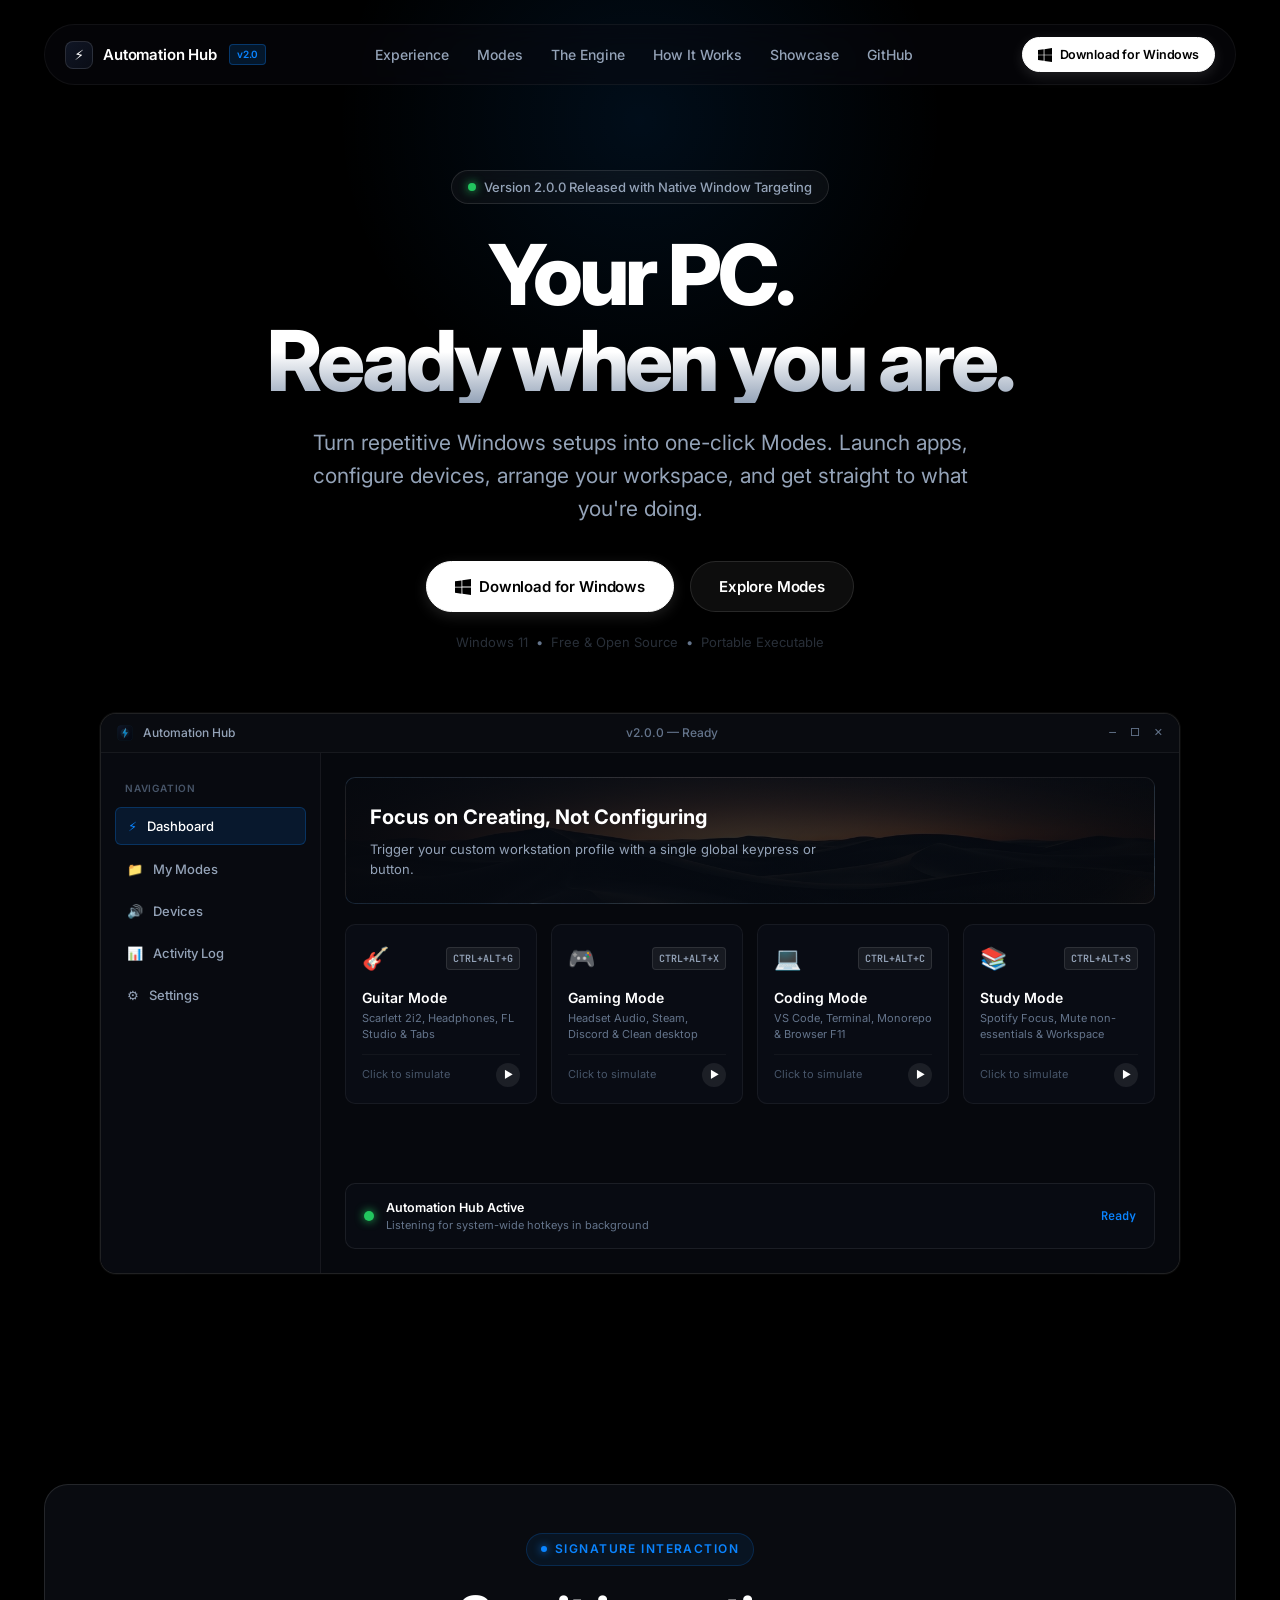
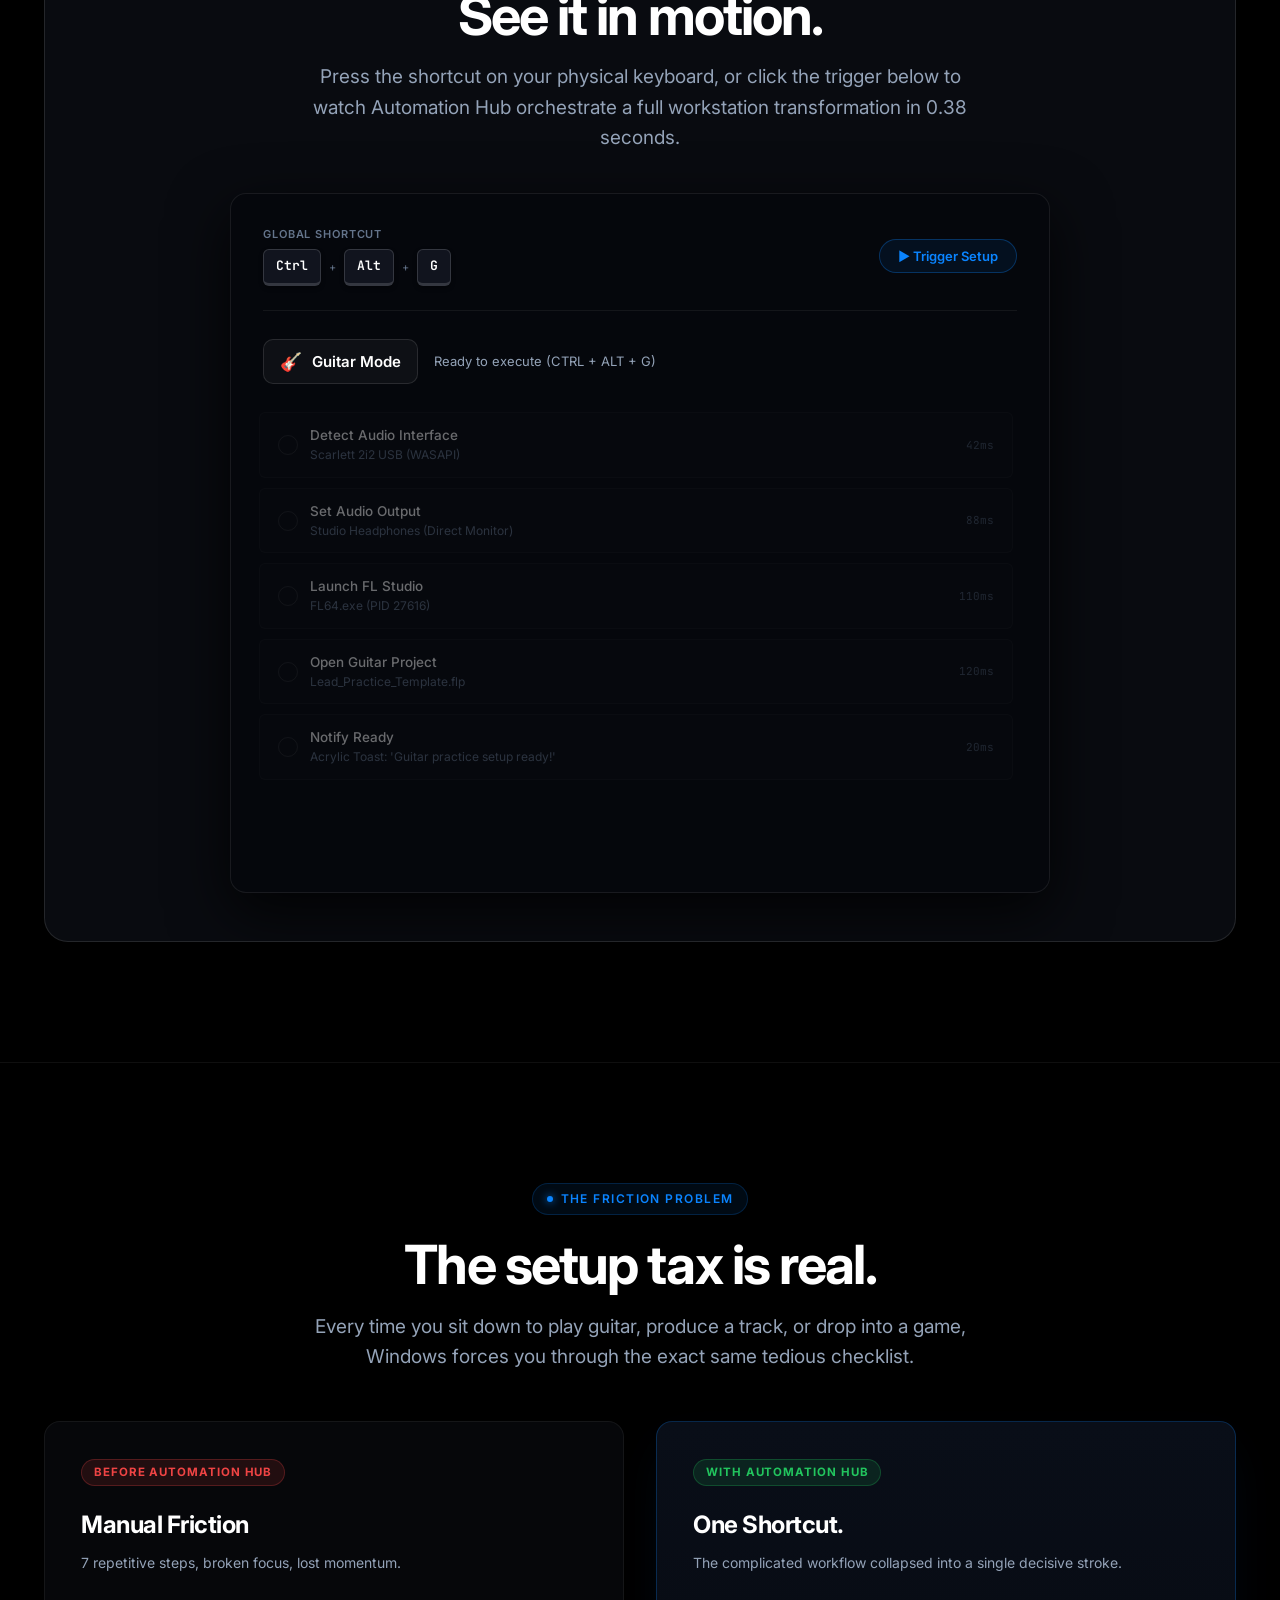
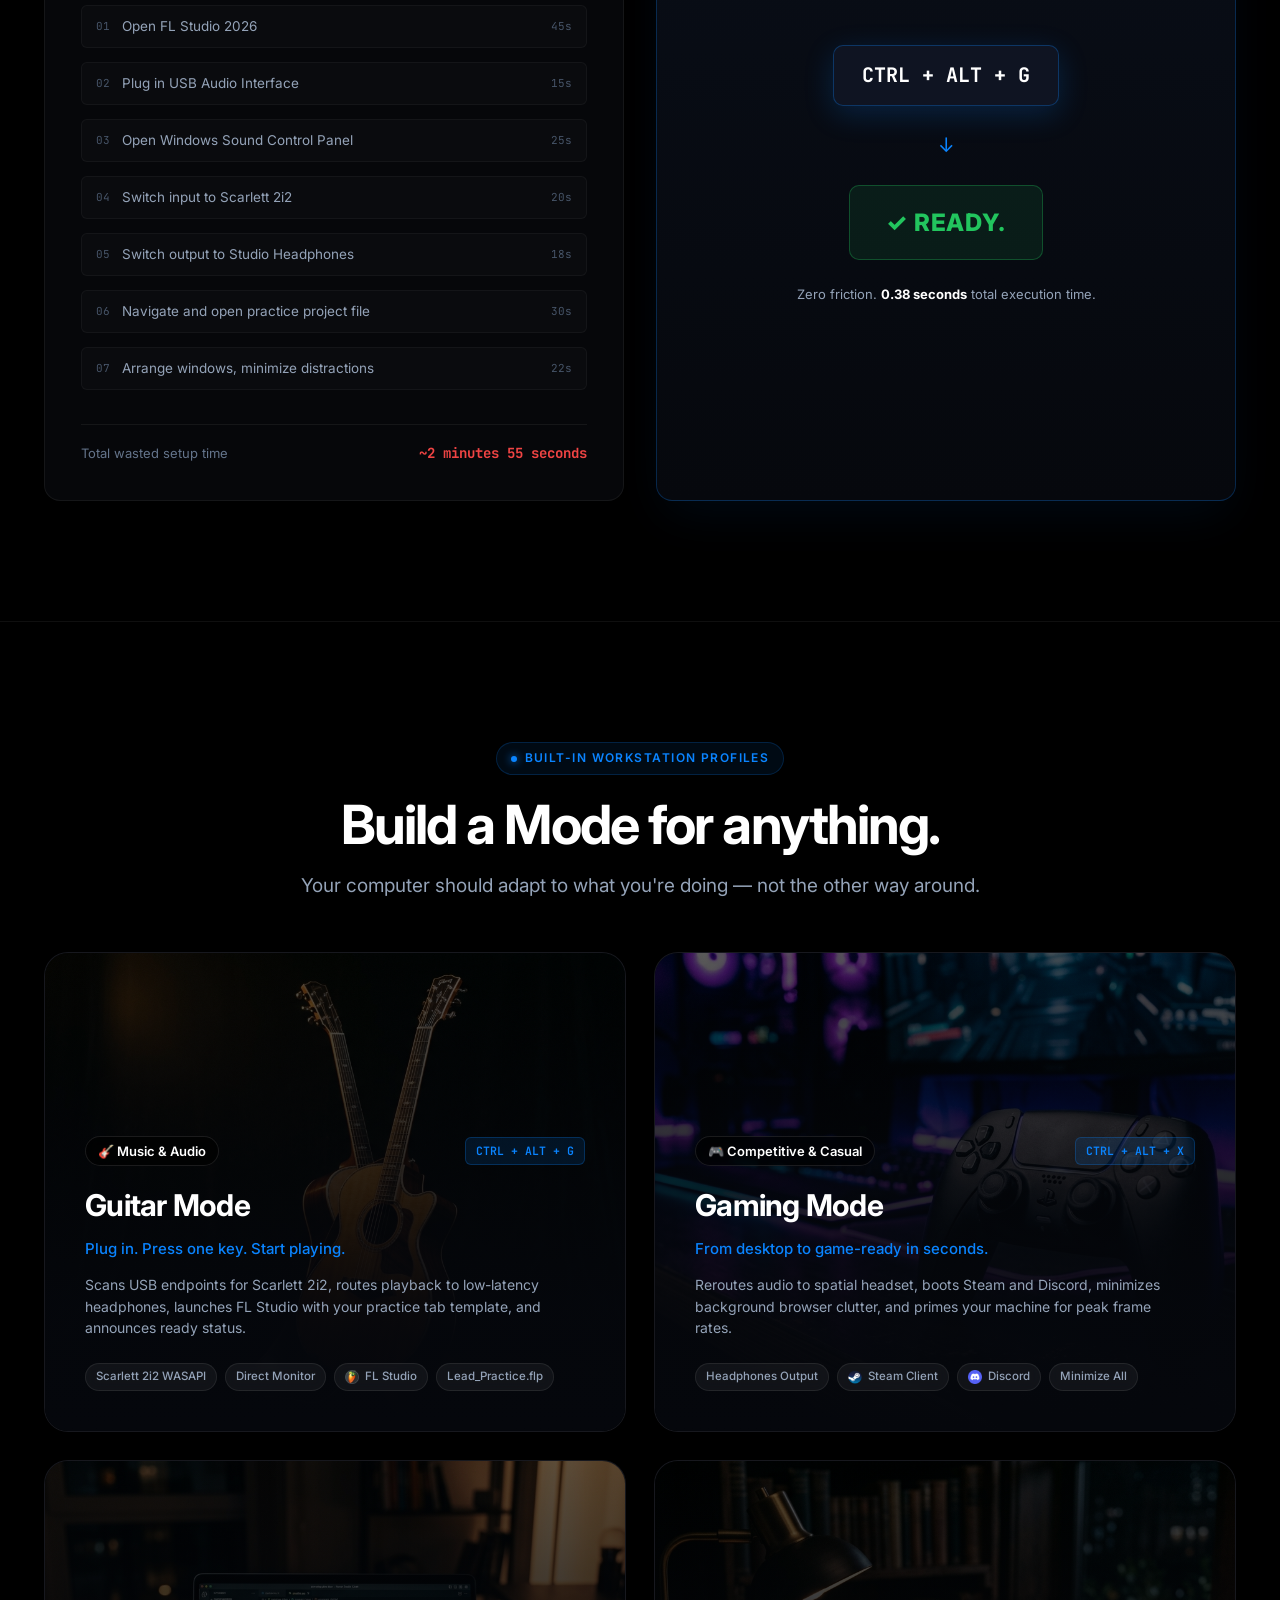
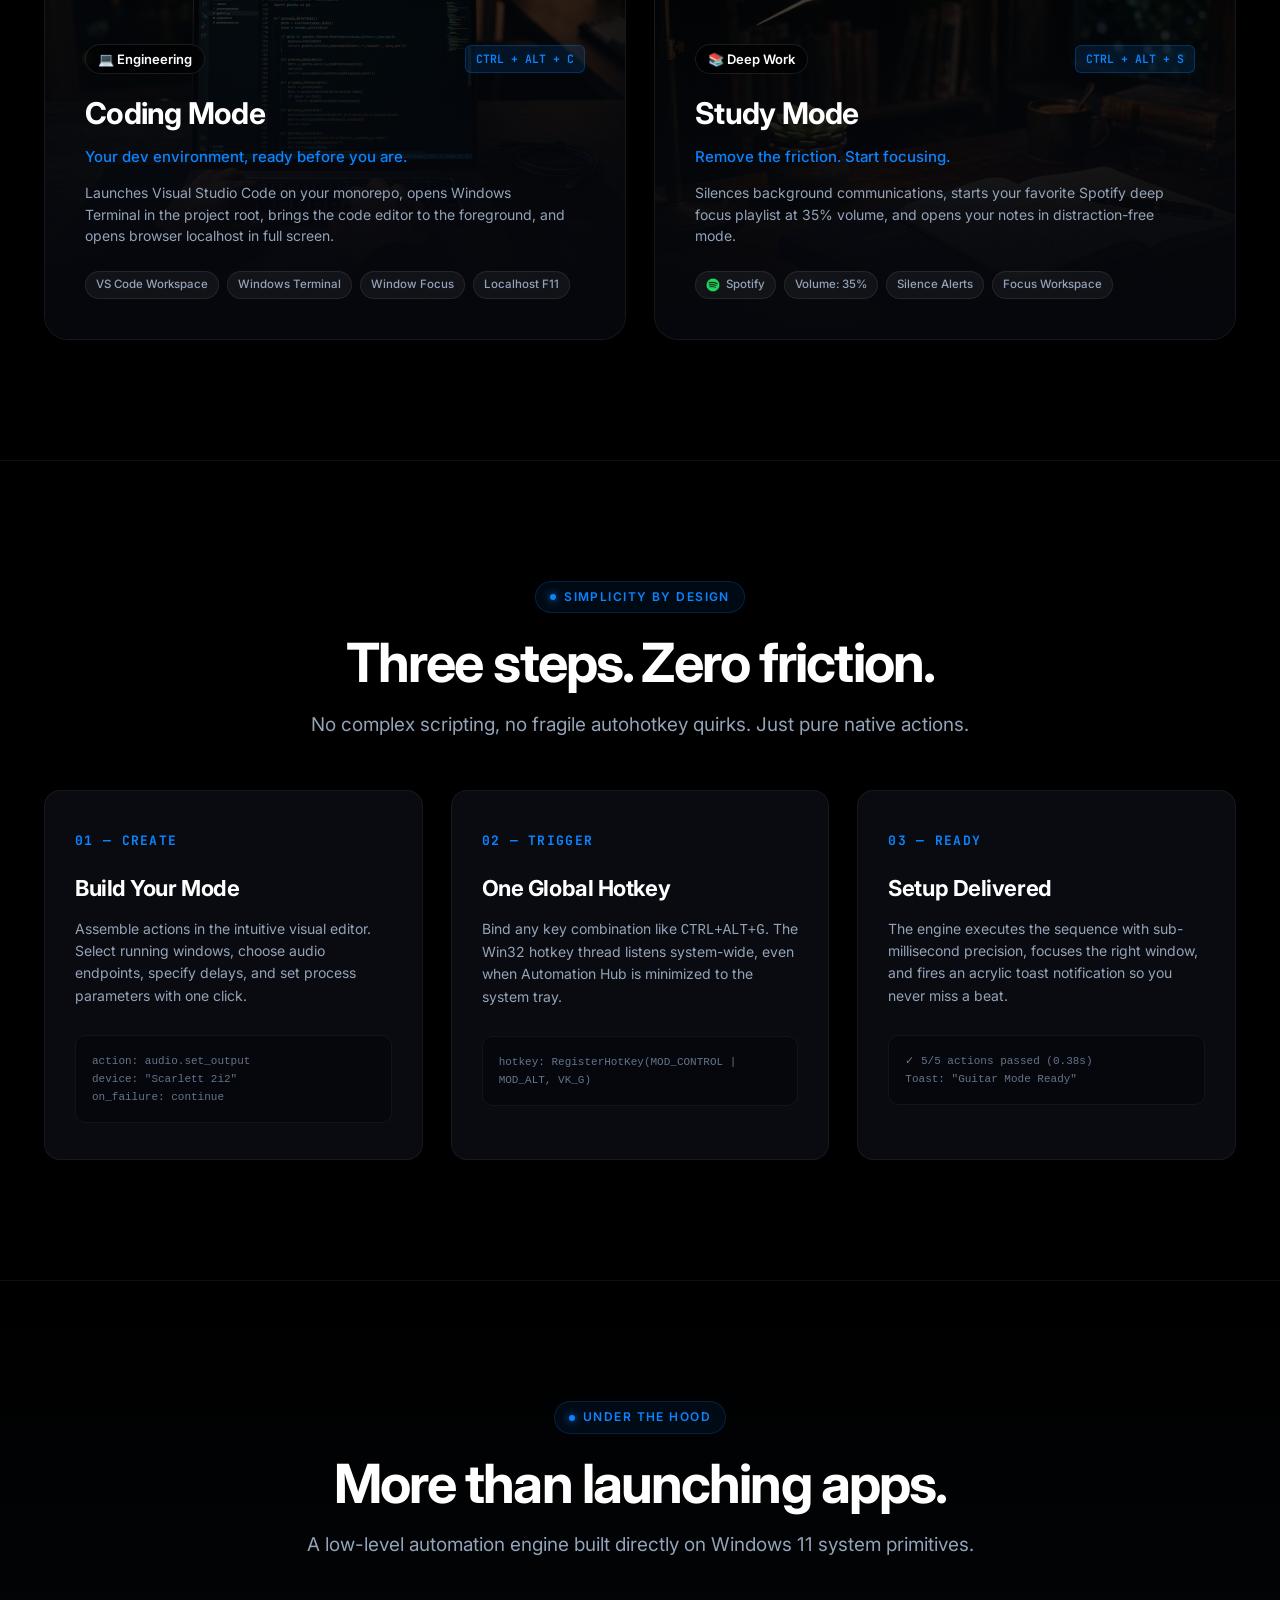
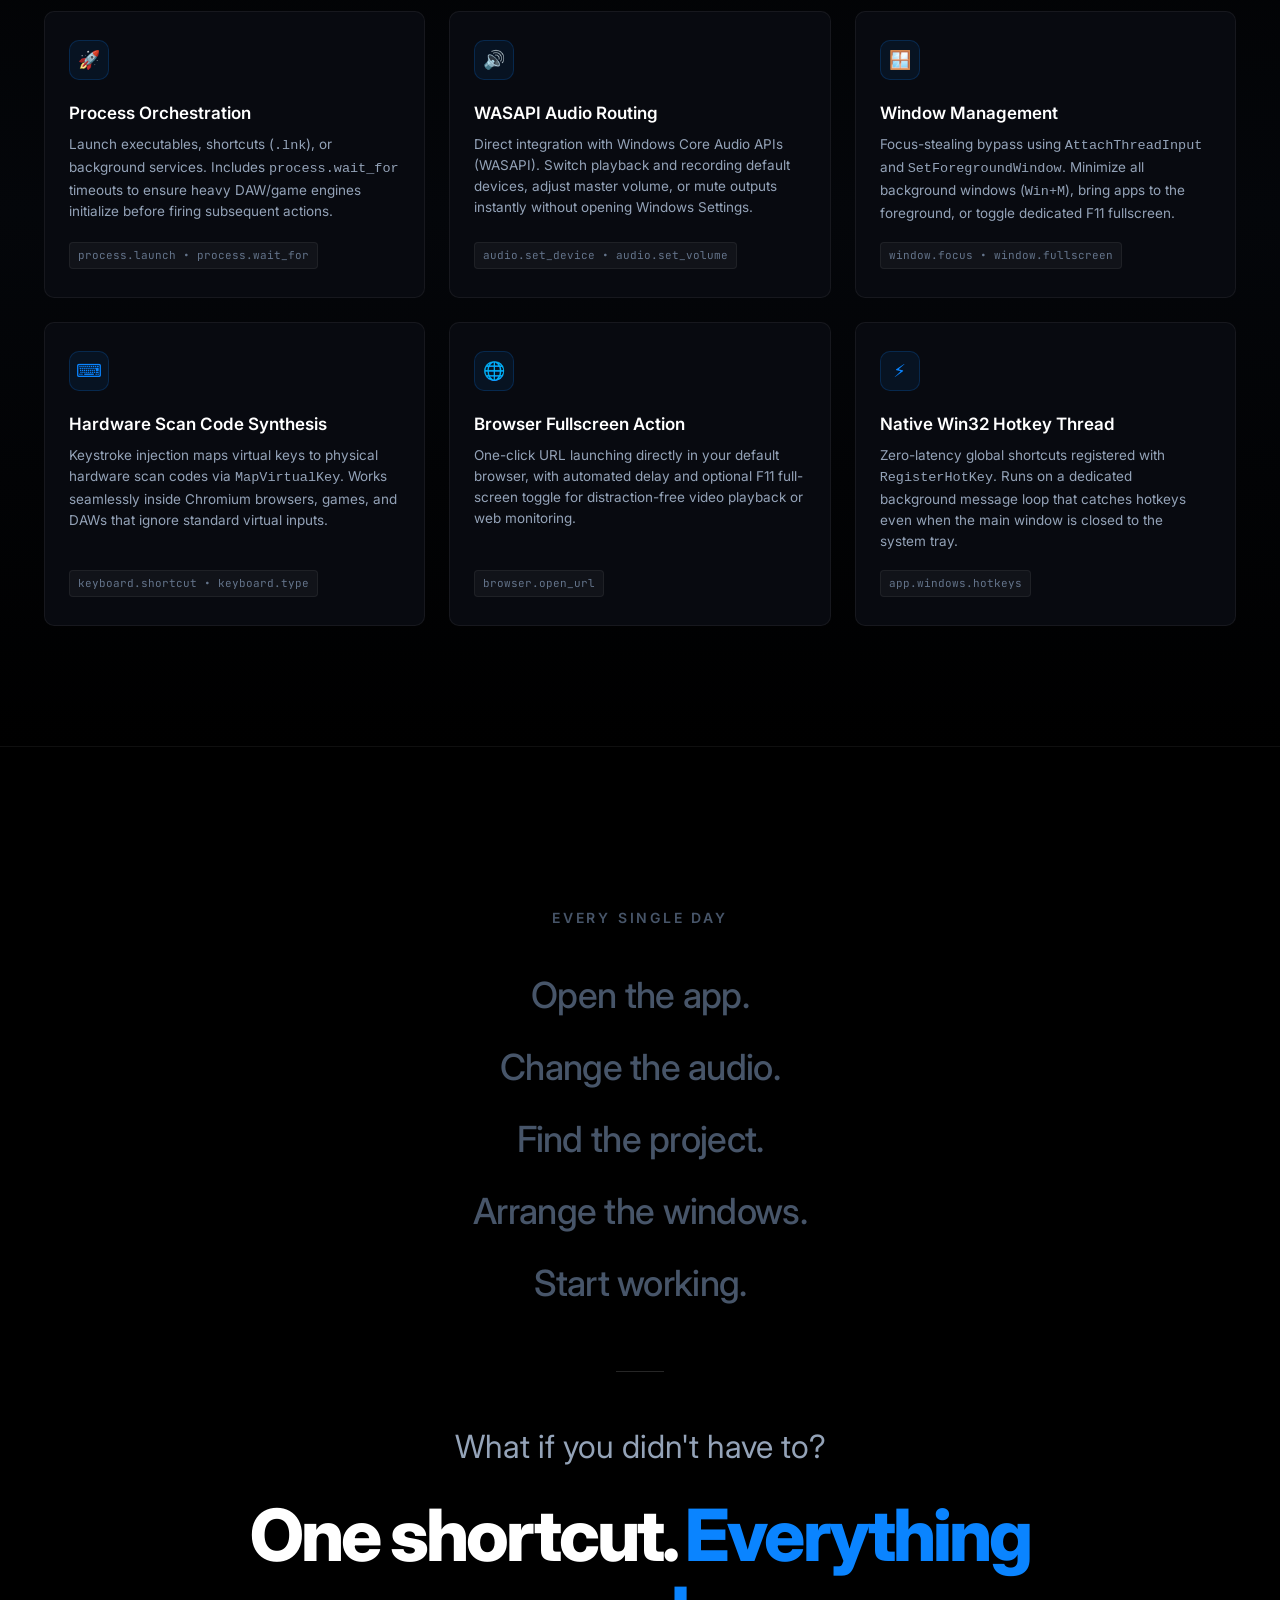
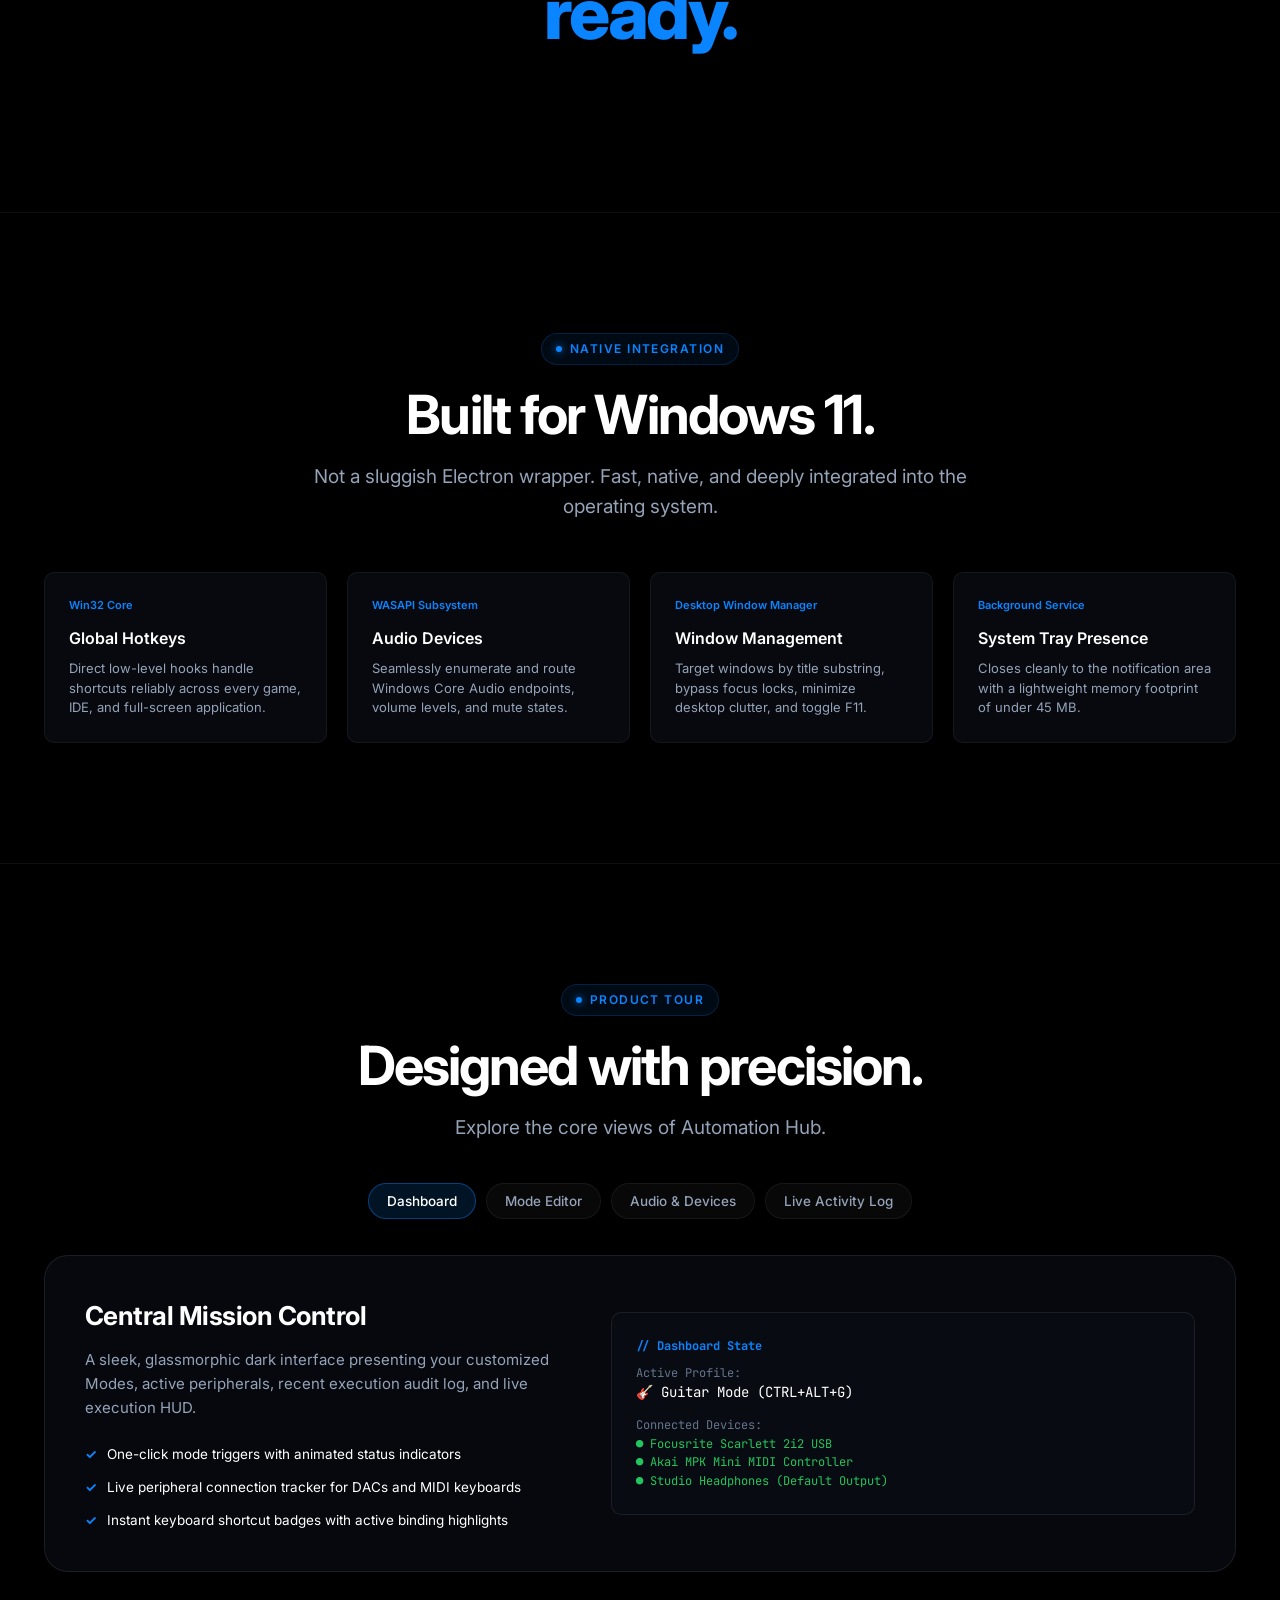
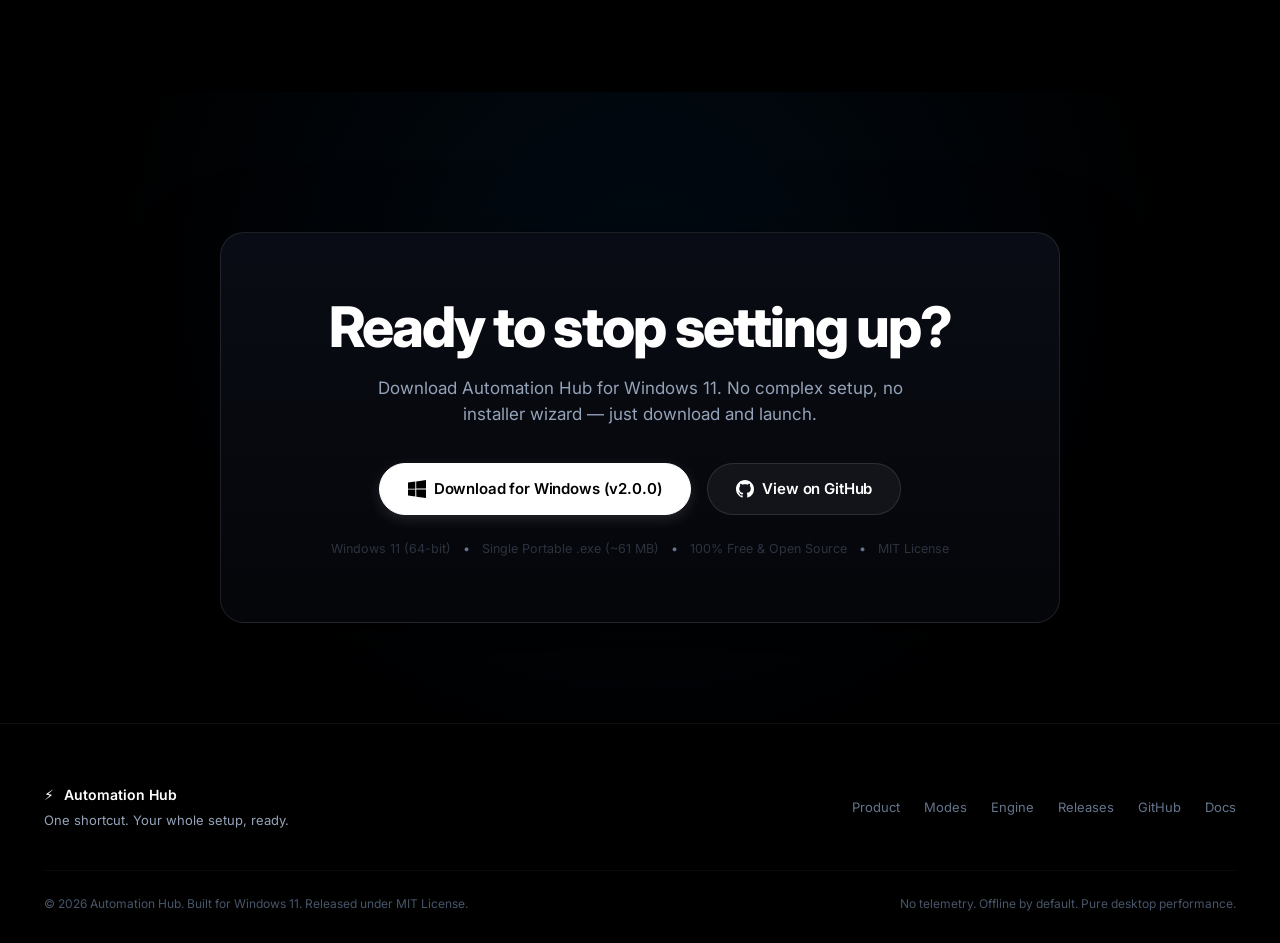
<file: WEBSITE/index.html>
<!DOCTYPE html>
<html lang="en">
<head>
  <meta charset="UTF-8">
  <meta name="viewport" content="width=device-width, initial-scale=1.0">
  <title>Automation Hub — One Shortcut. Your Whole Setup, Ready.</title>
  
  <!-- SEO Meta Tags -->
  <meta name="description" content="Automation Hub turns repetitive Windows 11 setups into one-click Modes. Launch apps, configure audio devices, arrange windows, and get straight to what you're doing with a single global hotkey.">
  <meta name="keywords" content="Windows 11, automation, mode creator, desktop automation, global hotkeys, audio switching, WASAPI, workflow orchestrator">
  <meta name="author" content="Automation Hub Team">

  <!-- Open Graph / Social Sharing -->
  <meta property="og:type" content="website">
  <meta property="og:title" content="Automation Hub — One Shortcut. Your Whole Setup, Ready.">
  <meta property="og:description" content="Turn repetitive Windows setups into one-click Modes. Built natively for Windows 11.">
  <meta property="og:image" content="assets/ui/hero_dunes.jpg">
  
  <!-- Favicon -->
  <link rel="icon" type="image/png" href="assets/app_icon.png">

  <!-- Modern Typography (Inter via Google Fonts) -->
  <link rel="preconnect" href="https://fonts.googleapis.com">
  <link rel="preconnect" href="https://fonts.gstatic.com" crossorigin>
  <link href="https://fonts.googleapis.com/css2?family=Inter:wght@300;400;500;600;700;800&family=JetBrains+Mono:wght@400;500;600;700&display=swap" rel="stylesheet">

  <!-- Design System & Styles -->
  <link rel="stylesheet" href="css/style.css">
</head>
<body>

  <!-- Floating Navigation Bar -->
  <header class="nav-wrapper" id="mainNav">
    <div class="container">
      <nav class="nav-container" aria-label="Main Navigation">
        <a href="#" class="brand" aria-label="Automation Hub Home">
          <div class="brand-icon">⚡</div>
          <span>Automation Hub</span>
          <span class="brand-badge">v2.0</span>
        </a>

        <ul class="nav-links">
          <li><a href="#interaction">Experience</a></li>
          <li><a href="#modes">Modes</a></li>
          <li><a href="#engine">The Engine</a></li>
          <li><a href="#how-it-works">How It Works</a></li>
          <li><a href="#showcase">Showcase</a></li>
          <li><a href="https://github.com/Sswastik60/uselessAutomations" target="_blank" rel="noopener">GitHub</a></li>
        </ul>

        <div class="nav-actions">
          <a href="https://github.com/Sswastik60/uselessAutomations/releases/download/v2.0.0/AutomationHub.exe" class="btn btn-primary btn-sm" id="navDownloadBtn">
            <svg width="14" height="14" viewBox="0 0 24 24" fill="currentColor">
              <path d="M0 3.449L9.75 2.1v9.451H0m10.949-9.602L24 0v11.4H10.949M0 12.6h9.75v9.451L0 20.699M10.949 12.6H24V24l-12.901-1.799"/>
            </svg>
            Download for Windows
          </a>
        </div>
      </nav>
    </div>
  </header>

  <main>
    <!-- ======================================================================
         HERO SECTION: The First 5 Seconds
         ====================================================================== -->
    <section class="hero" id="hero">
      <div class="container">
        <div class="hero-content">
          
          <div class="hero-pill">
            <span class="status-indicator"></span>
            <span>Version 2.0.0 Released with Native Window Targeting</span>
          </div>

          <h1 class="hero-title">
            Your PC.
            <span>Ready when you are.</span>
          </h1>

          <p class="hero-desc">
            Turn repetitive Windows setups into one-click Modes. Launch apps, configure devices, arrange your workspace, and get straight to what you're doing.
          </p>

          <div class="hero-actions">
            <a href="https://github.com/Sswastik60/uselessAutomations/releases/download/v2.0.0/AutomationHub.exe" class="btn btn-primary btn-lg" id="heroPrimaryDownload">
              <svg width="16" height="16" viewBox="0 0 24 24" fill="currentColor">
                <path d="M0 3.449L9.75 2.1v9.451H0m10.949-9.602L24 0v11.4H10.949M0 12.6h9.75v9.451L0 20.699M10.949 12.6H24V24l-12.901-1.799"/>
              </svg>
              Download for Windows
            </a>
            <a href="#modes" class="btn btn-secondary btn-lg">Explore Modes</a>
          </div>

          <div class="hero-subtext">
            <span>Windows 11</span> • <span>Free & Open Source</span> • <span>Portable Executable</span>
          </div>

        </div>

        <!-- Hero Visual: Cinematic Windows 11 Automation Hub App Mockup -->
        <div class="hero-visual-wrapper">
          <div class="app-frame" id="heroAppFrame">
            
            <!-- Windows 11 Titlebar -->
            <div class="win-titlebar">
              <div class="win-titlebar-left">
                <img src="assets/app_icon.png" alt="Automation Hub" class="win-icon">
                <span>Automation Hub</span>
              </div>
              <div class="win-titlebar-center">v2.0.0 — Ready</div>
              <div class="win-titlebar-controls">
                <span>─</span>
                <span>□</span>
                <span>✕</span>
              </div>
            </div>

            <!-- App Main Interface Body -->
            <div class="app-body">
              <!-- Sidebar -->
              <aside class="app-sidebar">
                <div class="app-sidebar-label">Navigation</div>
                <div class="app-nav-item active">
                  <span class="nav-icon">⚡</span> Dashboard
                </div>
                <div class="app-nav-item">
                  <span class="nav-icon">📁</span> My Modes
                </div>
                <div class="app-nav-item">
                  <span class="nav-icon">🔊</span> Devices
                </div>
                <div class="app-nav-item">
                  <span class="nav-icon">📊</span> Activity Log
                </div>
                <div class="app-nav-item">
                  <span class="nav-icon">⚙️</span> Settings
                </div>
              </aside>

              <!-- Main Dashboard Area -->
              <section class="app-main-content">
                
                <!-- Hero Banner within App -->
                <div class="app-banner">
                  <div class="app-banner-overlay"></div>
                  <div class="app-banner-content">
                    <h3>Focus on Creating, Not Configuring</h3>
                    <p>Trigger your custom workstation profile with a single global keypress or button.</p>
                  </div>
                </div>

                <!-- 4 Real Application Mode Cards -->
                <div class="app-modes-grid">
                  
                  <!-- Guitar Mode Card -->
                  <div class="app-mode-card" data-mode="guitar" id="cardGuitar">
                    <div class="mode-card-header">
                      <span class="mode-icon">🎸</span>
                      <span class="mode-hotkey">CTRL+ALT+G</span>
                    </div>
                    <div class="mode-info">
                      <h4>Guitar Mode</h4>
                      <p>Scarlett 2i2, Headphones, FL Studio & Tabs</p>
                    </div>
                    <div class="mode-status-line">
                      <span class="status-text">Click to simulate</span>
                      <div class="mode-play-btn">▶</div>
                    </div>
                  </div>

                  <!-- Gaming Mode Card -->
                  <div class="app-mode-card" data-mode="gaming" id="cardGaming">
                    <div class="mode-card-header">
                      <span class="mode-icon">🎮</span>
                      <span class="mode-hotkey">CTRL+ALT+X</span>
                    </div>
                    <div class="mode-info">
                      <h4>Gaming Mode</h4>
                      <p>Headset Audio, Steam, Discord & Clean desktop</p>
                    </div>
                    <div class="mode-status-line">
                      <span class="status-text">Click to simulate</span>
                      <div class="mode-play-btn">▶</div>
                    </div>
                  </div>

                  <!-- Coding Mode Card -->
                  <div class="app-mode-card" data-mode="coding" id="cardCoding">
                    <div class="mode-card-header">
                      <span class="mode-icon">💻</span>
                      <span class="mode-hotkey">CTRL+ALT+C</span>
                    </div>
                    <div class="mode-info">
                      <h4>Coding Mode</h4>
                      <p>VS Code, Terminal, Monorepo & Browser F11</p>
                    </div>
                    <div class="mode-status-line">
                      <span class="status-text">Click to simulate</span>
                      <div class="mode-play-btn">▶</div>
                    </div>
                  </div>

                  <!-- Study Mode Card -->
                  <div class="app-mode-card" data-mode="study" id="cardStudy">
                    <div class="mode-card-header">
                      <span class="mode-icon">📚</span>
                      <span class="mode-hotkey">CTRL+ALT+S</span>
                    </div>
                    <div class="mode-info">
                      <h4>Study Mode</h4>
                      <p>Spotify Focus, Mute non-essentials & Workspace</p>
                    </div>
                    <div class="mode-status-line">
                      <span class="status-text">Click to simulate</span>
                      <div class="mode-play-btn">▶</div>
                    </div>
                  </div>

                </div>

                <!-- Live Docked Execution HUD -->
                <div class="app-hud">
                  <div class="app-hud-left">
                    <div class="hud-pulse" id="heroHudPulse"></div>
                    <div>
                      <div class="hud-status-title" id="heroHudTitle">Automation Hub Active</div>
                      <div class="hud-status-sub" id="heroHudSub">Listening for system-wide hotkeys in background</div>
                    </div>
                  </div>
                  <div class="hud-timing" id="heroHudTime">Ready</div>
                </div>

              </section>
            </div>

          </div>
        </div>

      </div>
    </section>

    <!-- ======================================================================
         SIGNATURE INTERACTION SECTION
         "Press CTRL + ALT + G -> Preparing -> READY"
         ====================================================================== -->
    <section class="signature-section" id="interaction">
      <div class="container">
        
        <div class="signature-container">
          <div class="signature-header">
            <div class="section-tag">
              <span class="dot"></span> Signature Interaction
            </div>
            <h2 class="section-title">See it in motion.</h2>
            <p class="section-desc" style="margin: 0 auto;">
              Press the shortcut on your physical keyboard, or click the trigger below to watch Automation Hub orchestrate a full workstation transformation in 0.38 seconds.
            </p>
          </div>

          <div class="sim-interactive-box">
            
            <div class="sim-hotkey-prompt">
              <div>
                <span style="font-size: 11px; text-transform: uppercase; letter-spacing: 0.08em; color: #64748b; font-weight: 600; display: block; margin-bottom: 6px;">Global Shortcut</span>
                <div class="sim-hotkey-keys" id="simHotkeysContainer">
                  <span class="sim-key">Ctrl</span>
                  <span style="color: #64748b; font-size: 11px;">+</span>
                  <span class="sim-key">Alt</span>
                  <span style="color: #64748b; font-size: 11px;">+</span>
                  <span class="sim-key">G</span>
                </div>
              </div>

              <div style="display: flex; gap: 8px;">
                <button class="sim-trigger-btn" id="simTriggerBtn">
                  <span>▶ Trigger Setup</span>
                </button>
              </div>
            </div>

            <div class="sim-mode-indicator">
              <div class="sim-mode-badge" id="simModeBadge">
                <span class="badge-icon">🎸</span>
                <span>Guitar Mode</span>
              </div>
              <div class="sim-status-badge" id="simStatusText">
                Ready to execute (CTRL + ALT + G)
              </div>
            </div>

            <!-- Real sequential step-by-step pipeline -->
            <ul class="sim-steps-list" id="simStepsList">
              <!-- Dynamically rendered via app.js -->
            </ul>

            <!-- Ready Completion Confirmation Banner -->
            <div class="sim-ready-banner" id="simReadyBanner">
              <div class="sim-ready-left">
                <span>✓</span>
                <span>READY. Your workstation is primed.</span>
              </div>
              <div class="sim-ready-metric">Elapsed: 0.38s • 0 errors</div>
            </div>

          </div>
        </div>

      </div>
    </section>

    <!-- ======================================================================
         SECTION: The Problem (Before vs With Automation Hub)
         ====================================================================== -->
    <section class="problem-section" id="problem">
      <div class="container">
        
        <div style="text-align: center; max-width: 680px; margin: 0 auto;">
          <div class="section-tag">
            <span class="dot"></span> The Friction Problem
          </div>
          <h2 class="section-title">The setup tax is real.</h2>
          <p class="section-desc" style="margin: 0 auto;">
            Every time you sit down to play guitar, produce a track, or drop into a game, Windows forces you through the exact same tedious checklist.
          </p>
        </div>

        <div class="comparison-grid">
          
          <!-- Before Card -->
          <div class="comp-card before">
            <div class="comp-card-badge">Before Automation Hub</div>
            <h3 class="comp-title">Manual Friction</h3>
            <p class="comp-subtitle">7 repetitive steps, broken focus, lost momentum.</p>

            <div class="before-flow">
              <div class="before-step">
                <span class="step-num">01</span>
                <span>Open FL Studio 2026</span>
                <span class="step-time">45s</span>
              </div>
              <div class="before-step">
                <span class="step-num">02</span>
                <span>Plug in USB Audio Interface</span>
                <span class="step-time">15s</span>
              </div>
              <div class="before-step">
                <span class="step-num">03</span>
                <span>Open Windows Sound Control Panel</span>
                <span class="step-time">25s</span>
              </div>
              <div class="before-step">
                <span class="step-num">04</span>
                <span>Switch input to Scarlett 2i2</span>
                <span class="step-time">20s</span>
              </div>
              <div class="before-step">
                <span class="step-num">05</span>
                <span>Switch output to Studio Headphones</span>
                <span class="step-time">18s</span>
              </div>
              <div class="before-step">
                <span class="step-num">06</span>
                <span>Navigate and open practice project file</span>
                <span class="step-time">30s</span>
              </div>
              <div class="before-step">
                <span class="step-num">07</span>
                <span>Arrange windows, minimize distractions</span>
                <span class="step-time">22s</span>
              </div>

              <div class="before-total">
                <span>Total wasted setup time</span>
                <span class="before-total-time">~2 minutes 55 seconds</span>
              </div>
            </div>
          </div>

          <!-- With Automation Hub Card -->
          <div class="comp-card after">
            <div class="comp-card-badge">With Automation Hub</div>
            <h3 class="comp-title">One Shortcut.</h3>
            <p class="comp-subtitle">The complicated workflow collapsed into a single decisive stroke.</p>

            <div class="after-flow">
              <div class="after-shortcut-box">
                CTRL + ALT + G
              </div>
              <div class="after-arrow">↓</div>
              <div class="after-result-box">
                ✓ READY.
              </div>
              <div class="after-stat">
                Zero friction. <strong>0.38 seconds</strong> total execution time.
              </div>
            </div>
          </div>

        </div>

      </div>
    </section>

    <!-- ======================================================================
         SECTION: MODES
         "Build a Mode for anything."
         ====================================================================== -->
    <section class="modes-section" id="modes">
      <div class="container">
        
        <div style="text-align: center; max-width: 720px; margin: 0 auto 50px;">
          <div class="section-tag">
            <span class="dot"></span> Built-in Workstation Profiles
          </div>
          <h2 class="section-title">Build a Mode for anything.</h2>
          <p class="section-desc" style="margin: 0 auto;">
            Your computer should adapt to what you're doing — not the other way around.
          </p>
        </div>

        <div class="modes-grid">
          
          <!-- Mode 1: Guitar Mode -->
          <article class="mode-feature-card">
            <div class="mode-card-bg" style="background-image: url('assets/ui/mode_guitar.jpg');"></div>
            <div class="mode-card-gradient"></div>
            <div class="mode-card-body">
              <div class="mode-badge-row">
                <span class="mode-tag">🎸 Music & Audio</span>
                <span class="mode-shortcut-tag">CTRL + ALT + G</span>
              </div>
              <h3 class="mode-card-title">Guitar Mode</h3>
              <div class="mode-card-tagline">Plug in. Press one key. Start playing.</div>
              <p class="mode-card-desc">
                Scans USB endpoints for Scarlett 2i2, routes playback to low-latency headphones, launches FL Studio with your practice tab template, and announces ready status.
              </p>
              <div class="mode-actions-chips">
                <span class="action-chip">Scarlett 2i2 WASAPI</span>
                <span class="action-chip">Direct Monitor</span>
                <span class="action-chip"><img src="assets/extracted_icons/fl_studio_2026_24.png" alt="FL Studio"> FL Studio</span>
                <span class="action-chip">Lead_Practice.flp</span>
              </div>
            </div>
          </article>

          <!-- Mode 2: Gaming Mode -->
          <article class="mode-feature-card">
            <div class="mode-card-bg" style="background-image: url('assets/ui/mode_gaming.jpg');"></div>
            <div class="mode-card-gradient"></div>
            <div class="mode-card-body">
              <div class="mode-badge-row">
                <span class="mode-tag">🎮 Competitive & Casual</span>
                <span class="mode-shortcut-tag">CTRL + ALT + X</span>
              </div>
              <h3 class="mode-card-title">Gaming Mode</h3>
              <div class="mode-card-tagline">From desktop to game-ready in seconds.</div>
              <p class="mode-card-desc">
                Reroutes audio to spatial headset, boots Steam and Discord, minimizes background browser clutter, and primes your machine for peak frame rates.
              </p>
              <div class="mode-actions-chips">
                <span class="action-chip">Headphones Output</span>
                <span class="action-chip"><img src="assets/extracted_icons/steam_24.png" alt="Steam"> Steam Client</span>
                <span class="action-chip"><img src="assets/extracted_icons/discord_24.png" alt="Discord"> Discord</span>
                <span class="action-chip">Minimize All</span>
              </div>
            </div>
          </article>

          <!-- Mode 3: Coding Mode -->
          <article class="mode-feature-card">
            <div class="mode-card-bg" style="background-image: url('assets/ui/mode_coding.jpg');"></div>
            <div class="mode-card-gradient"></div>
            <div class="mode-card-body">
              <div class="mode-badge-row">
                <span class="mode-tag">💻 Engineering</span>
                <span class="mode-shortcut-tag">CTRL + ALT + C</span>
              </div>
              <h3 class="mode-card-title">Coding Mode</h3>
              <div class="mode-card-tagline">Your dev environment, ready before you are.</div>
              <p class="mode-card-desc">
                Launches Visual Studio Code on your monorepo, opens Windows Terminal in the project root, brings the code editor to the foreground, and opens browser localhost in full screen.
              </p>
              <div class="mode-actions-chips">
                <span class="action-chip">VS Code Workspace</span>
                <span class="action-chip">Windows Terminal</span>
                <span class="action-chip">Window Focus</span>
                <span class="action-chip">Localhost F11</span>
              </div>
            </div>
          </article>

          <!-- Mode 4: Study Mode -->
          <article class="mode-feature-card">
            <div class="mode-card-bg" style="background-image: url('assets/ui/mode_study.jpg');"></div>
            <div class="mode-card-gradient"></div>
            <div class="mode-card-body">
              <div class="mode-badge-row">
                <span class="mode-tag">📚 Deep Work</span>
                <span class="mode-shortcut-tag">CTRL + ALT + S</span>
              </div>
              <h3 class="mode-card-title">Study Mode</h3>
              <div class="mode-card-tagline">Remove the friction. Start focusing.</div>
              <p class="mode-card-desc">
                Silences background communications, starts your favorite Spotify deep focus playlist at 35% volume, and opens your notes in distraction-free mode.
              </p>
              <div class="mode-actions-chips">
                <span class="action-chip"><img src="assets/extracted_icons/spotify_24.png" alt="Spotify"> Spotify</span>
                <span class="action-chip">Volume: 35%</span>
                <span class="action-chip">Silence Alerts</span>
                <span class="action-chip">Focus Workspace</span>
              </div>
            </div>
          </article>

        </div>

      </div>
    </section>

    <!-- ======================================================================
         SECTION: HOW IT WORKS
         01 Create -> 02 Trigger -> 03 Ready
         ====================================================================== -->
    <section class="how-section" id="how-it-works">
      <div class="container">
        
        <div style="text-align: center; max-width: 680px; margin: 0 auto;">
          <div class="section-tag">
            <span class="dot"></span> Simplicity By Design
          </div>
          <h2 class="section-title">Three steps. Zero friction.</h2>
          <p class="section-desc" style="margin: 0 auto;">
            No complex scripting, no fragile autohotkey quirks. Just pure native actions.
          </p>
        </div>

        <div class="steps-grid">
          
          <div class="step-card">
            <span class="step-number">01 — CREATE</span>
            <h3 class="step-heading">Build Your Mode</h3>
            <p class="step-body">
              Assemble actions in the intuitive visual editor. Select running windows, choose audio endpoints, specify delays, and set process parameters with one click.
            </p>
            <div class="step-visual">
              <code>action: audio.set_output<br>device: "Scarlett 2i2"<br>on_failure: continue</code>
            </div>
          </div>

          <div class="step-card">
            <span class="step-number">02 — TRIGGER</span>
            <h3 class="step-heading">One Global Hotkey</h3>
            <p class="step-body">
              Bind any key combination like <code>CTRL+ALT+G</code>. The Win32 hotkey thread listens system-wide, even when Automation Hub is minimized to the system tray.
            </p>
            <div class="step-visual">
              <code>hotkey: RegisterHotKey(MOD_CONTROL | MOD_ALT, VK_G)</code>
            </div>
          </div>

          <div class="step-card">
            <span class="step-number">03 — READY</span>
            <h3 class="step-heading">Setup Delivered</h3>
            <p class="step-body">
              The engine executes the sequence with sub-millisecond precision, focuses the right window, and fires an acrylic toast notification so you never miss a beat.
            </p>
            <div class="step-visual">
              <code>✓ 5/5 actions passed (0.38s)<br>Toast: "Guitar Mode Ready"</code>
            </div>
          </div>

        </div>

      </div>
    </section>

    <!-- ======================================================================
         SECTION: THE AUTOMATION ENGINE (Real verified capabilities)
         ====================================================================== -->
    <section class="engine-section" id="engine">
      <div class="container">
        
        <div style="text-align: center; max-width: 720px; margin: 0 auto 50px;">
          <div class="section-tag">
            <span class="dot"></span> Under The Hood
          </div>
          <h2 class="section-title">More than launching apps.</h2>
          <p class="section-desc" style="margin: 0 auto;">
            A low-level automation engine built directly on Windows 11 system primitives.
          </p>
        </div>

        <div class="engine-grid">
          
          <!-- Engine 1: Process Orchestration -->
          <div class="engine-card">
            <div class="engine-icon">🚀</div>
            <h4 class="engine-card-title">Process Orchestration</h4>
            <p class="engine-card-desc">
              Launch executables, shortcuts (<code>.lnk</code>), or background services. Includes <code>process.wait_for</code> timeouts to ensure heavy DAW/game engines initialize before firing subsequent actions.
            </p>
            <span class="engine-code-pill">process.launch • process.wait_for</span>
          </div>

          <!-- Engine 2: Audio Endpoint Controller -->
          <div class="engine-card">
            <div class="engine-icon">🔊</div>
            <h4 class="engine-card-title">WASAPI Audio Routing</h4>
            <p class="engine-card-desc">
              Direct integration with Windows Core Audio APIs (WASAPI). Switch playback and recording default devices, adjust master volume, or mute outputs instantly without opening Windows Settings.
            </p>
            <span class="engine-code-pill">audio.set_device • audio.set_volume</span>
          </div>

          <!-- Engine 3: Window Management -->
          <div class="engine-card">
            <div class="engine-icon">🪟</div>
            <h4 class="engine-card-title">Window Management</h4>
            <p class="engine-card-desc">
              Focus-stealing bypass using <code>AttachThreadInput</code> and <code>SetForegroundWindow</code>. Minimize all background windows (<code>Win+M</code>), bring apps to the foreground, or toggle dedicated F11 fullscreen.
            </p>
            <span class="engine-code-pill">window.focus • window.fullscreen</span>
          </div>

          <!-- Engine 4: Hardware Scan Codes -->
          <div class="engine-card">
            <div class="engine-icon">⌨️</div>
            <h4 class="engine-card-title">Hardware Scan Code Synthesis</h4>
            <p class="engine-card-desc">
              Keystroke injection maps virtual keys to physical hardware scan codes via <code>MapVirtualKey</code>. Works seamlessly inside Chromium browsers, games, and DAWs that ignore standard virtual inputs.
            </p>
            <span class="engine-code-pill">keyboard.shortcut • keyboard.type</span>
          </div>

          <!-- Engine 5: Browser Integration -->
          <div class="engine-card">
            <div class="engine-icon">🌐</div>
            <h4 class="engine-card-title">Browser Fullscreen Action</h4>
            <p class="engine-card-desc">
              One-click URL launching directly in your default browser, with automated delay and optional F11 full-screen toggle for distraction-free video playback or web monitoring.
            </p>
            <span class="engine-code-pill">browser.open_url</span>
          </div>

          <!-- Engine 6: Global Hotkey Daemon -->
          <div class="engine-card">
            <div class="engine-icon">⚡</div>
            <h4 class="engine-card-title">Native Win32 Hotkey Thread</h4>
            <p class="engine-card-desc">
              Zero-latency global shortcuts registered with <code>RegisterHotKey</code>. Runs on a dedicated background message loop that catches hotkeys even when the main window is closed to the system tray.
            </p>
            <span class="engine-code-pill">app.windows.hotkeys</span>
          </div>

        </div>

      </div>
    </section>

    <!-- ======================================================================
         SECTION: THE MOMENT (Cinematic Emotional Peak)
         ====================================================================== -->
    <section class="moment-section" id="moment">
      <div class="container container-narrow">
        
        <div class="moment-text-small">Every single day</div>

        <div class="moment-routine-list">
          <div class="moment-line">Open the app.</div>
          <div class="moment-line">Change the audio.</div>
          <div class="moment-line">Find the project.</div>
          <div class="moment-line">Arrange the windows.</div>
          <div class="moment-line">Start working.</div>
        </div>

        <div class="moment-pause-divider"></div>

        <div class="moment-climax-question">What if you didn't have to?</div>

        <div class="moment-climax-punchline">
          One shortcut. <span>Everything ready.</span>
        </div>

      </div>
    </section>

    <!-- ======================================================================
         SECTION: BUILT FOR WINDOWS 11
         ====================================================================== -->
    <section class="windows-section" id="windows">
      <div class="container">
        
        <div style="text-align: center; max-width: 680px; margin: 0 auto 50px;">
          <div class="section-tag">
            <span class="dot"></span> Native Integration
          </div>
          <h2 class="section-title">Built for Windows 11.</h2>
          <p class="section-desc" style="margin: 0 auto;">
            Not a sluggish Electron wrapper. Fast, native, and deeply integrated into the operating system.
          </p>
        </div>

        <div class="windows-grid">
          
          <div class="windows-feature-box">
            <span class="win-badge">Win32 Core</span>
            <h4>Global Hotkeys</h4>
            <p>Direct low-level hooks handle shortcuts reliably across every game, IDE, and full-screen application.</p>
          </div>

          <div class="windows-feature-box">
            <span class="win-badge">WASAPI Subsystem</span>
            <h4>Audio Devices</h4>
            <p>Seamlessly enumerate and route Windows Core Audio endpoints, volume levels, and mute states.</p>
          </div>

          <div class="windows-feature-box">
            <span class="win-badge">Desktop Window Manager</span>
            <h4>Window Management</h4>
            <p>Target windows by title substring, bypass focus locks, minimize desktop clutter, and toggle F11.</p>
          </div>

          <div class="windows-feature-box">
            <span class="win-badge">Background Service</span>
            <h4>System Tray Presence</h4>
            <p>Closes cleanly to the notification area with a lightweight memory footprint of under 45 MB.</p>
          </div>

        </div>

      </div>
    </section>

    <!-- ======================================================================
         PRODUCT SHOWCASE: Interactive Tabs
         ====================================================================== -->
    <section class="showcase-section" id="showcase">
      <div class="container">
        
        <div style="text-align: center; max-width: 680px; margin: 0 auto 40px;">
          <div class="section-tag">
            <span class="dot"></span> Product Tour
          </div>
          <h2 class="section-title">Designed with precision.</h2>
          <p class="section-desc" style="margin: 0 auto;">
            Explore the core views of Automation Hub.
          </p>
        </div>

        <div class="showcase-tabs-nav" role="tablist">
          <button class="showcase-tab-btn active" data-tab="dashboard">Dashboard</button>
          <button class="showcase-tab-btn" data-tab="editor">Mode Editor</button>
          <button class="showcase-tab-btn" data-tab="devices">Audio & Devices</button>
          <button class="showcase-tab-btn" data-tab="activity">Live Activity Log</button>
        </div>

        <div class="showcase-display">
          
          <!-- Tab 1: Dashboard -->
          <div class="showcase-tab-pane active" id="tab_dashboard">
            <div class="pane-grid">
              <div class="pane-info">
                <h3>Central Mission Control</h3>
                <p>
                  A sleek, glassmorphic dark interface presenting your customized Modes, active peripherals, recent execution audit log, and live execution HUD.
                </p>
                <ul class="pane-features-list">
                  <li>One-click mode triggers with animated status indicators</li>
                  <li>Live peripheral connection tracker for DACs and MIDI keyboards</li>
                  <li>Instant keyboard shortcut badges with active binding highlights</li>
                </ul>
              </div>
              <div class="pane-mockup">
                <div style="color: #0a84ff; font-weight: 700; margin-bottom: 8px;">// Dashboard State</div>
                <div style="color: #64748b;">Active Profile:</div>
                <div style="color: #ffffff; font-size: 14px; margin-bottom: 12px;">🎸 Guitar Mode (CTRL+ALT+G)</div>
                <div style="color: #64748b;">Connected Devices:</div>
                <div style="color: #22c55e;">● Focusrite Scarlett 2i2 USB</div>
                <div style="color: #22c55e;">● Akai MPK Mini MIDI Controller</div>
                <div style="color: #22c55e;">● Studio Headphones (Default Output)</div>
              </div>
            </div>
          </div>

          <!-- Tab 2: Mode Editor -->
          <div class="showcase-tab-pane" id="tab_editor">
            <div class="pane-grid">
              <div class="pane-info">
                <h3>Visual Action Sequencer</h3>
                <p>
                  Build multi-stage automations with granular control. Add processes, audio device assignments, keystrokes, timeouts, and failure fallback policies.
                </p>
                <ul class="pane-features-list">
                  <li>Running Window Selector ("🪟 Select Window...") for effortless targeting</li>
                  <li>Configurable failure policies: Continue, Stop, or Retry</li>
                  <li>Precise millisecond delays for smooth asynchronous app launches</li>
                </ul>
              </div>
              <div class="pane-mockup">
                <div style="color: #0a84ff; font-weight: 700; margin-bottom: 8px;">// Action Sequence: Gaming Mode</div>
                <div style="color: #94a3b8;">1. [audio.set_output] device="Headphones" (continue)</div>
                <div style="color: #94a3b8;">2. [process.launch] app="Steam.exe"</div>
                <div style="color: #94a3b8;">3. [process.launch] app="Discord.exe"</div>
                <div style="color: #94a3b8;">4. [window.minimize_all]</div>
                <div style="color: #22c55e;">5. [notification.show] "Gaming setup active"</div>
              </div>
            </div>
          </div>

          <!-- Tab 3: Devices -->
          <div class="showcase-tab-pane" id="tab_devices">
            <div class="pane-grid">
              <div class="pane-info">
                <h3>Hardware Peripheral Hub</h3>
                <p>
                  Direct visibility into your audio interfaces, playback speakers, studio monitors, microphones, and USB devices.
                </p>
                <ul class="pane-features-list">
                  <li>Real-time WASAPI endpoint enumeration</li>
                  <li>Master volume and channel gain balancing</li>
                  <li>Hotplug detection for connected studio gear</li>
                </ul>
              </div>
              <div class="pane-mockup">
                <div style="color: #0a84ff; font-weight: 700; margin-bottom: 8px;">// WASAPI Audio Endpoints</div>
                <div style="color: #ffffff;">[Playback 1] Scarlett 2i2 USB (ID: 0x01) — 80%</div>
                <div style="color: #ffffff;">[Playback 2] Realtek High Definition Audio — 50%</div>
                <div style="color: #ffffff;">[Recording 1] Scarlett 2i2 Line In (Active)</div>
                <div style="color: #22c55e; margin-top: 10px;">Status: All WASAPI COM interfaces initialized</div>
              </div>
            </div>
          </div>

          <!-- Tab 4: Activity Log -->
          <div class="showcase-tab-pane" id="tab_activity">
            <div class="pane-grid">
              <div class="pane-info">
                <h3>Sub-Millisecond Audit Log</h3>
                <p>
                  Every executed action is logged with exact timestamps, return codes, execution durations, and descriptive messages in a local SQLite database.
                </p>
                <ul class="pane-features-list">
                  <li>Full execution history searchable by mode name or date</li>
                  <li>Diagnostic error logs for missing executables or unplugged devices</li>
                  <li>Local persistence with zero telemetry and 100% offline privacy</li>
                </ul>
              </div>
              <div class="pane-mockup">
                <div style="color: #0a84ff; font-weight: 700; margin-bottom: 8px;">// Recent SQLite Execution Log</div>
                <div style="color: #22c55e;">[22:31:30] Guitar Mode -> Notify Ready (0.02s) SUCCESS</div>
                <div style="color: #22c55e;">[22:31:15] Guitar Mode -> Launch FL Studio (0.02s) PID=27616</div>
                <div style="color: #22c55e;">[22:31:15] Guitar Mode -> Set Audio Output (1.14s) SUCCESS</div>
                <div style="color: #22c55e;">[22:30:52] Study Mode  -> Launch Spotify (0.02s) PID=10120</div>
              </div>
            </div>
          </div>

        </div>

      </div>
    </section>

    <!-- ======================================================================
         DOWNLOAD & FINAL CALL TO ACTION
         ====================================================================== -->
    <section class="download-section" id="download">
      <div class="container">
        
        <div class="download-box">
          <h2 class="download-title">Ready to stop setting up?</h2>
          <p class="download-subtitle">
            Download Automation Hub for Windows 11. No complex setup, no installer wizard — just download and launch.
          </p>

          <div class="download-actions">
            <a href="https://github.com/Sswastik60/uselessAutomations/releases/download/v2.0.0/AutomationHub.exe" class="btn btn-primary btn-lg" id="bottomDownloadBtn">
              <svg width="18" height="18" viewBox="0 0 24 24" fill="currentColor">
                <path d="M0 3.449L9.75 2.1v9.451H0m10.949-9.602L24 0v11.4H10.949M0 12.6h9.75v9.451L0 20.699M10.949 12.6H24V24l-12.901-1.799"/>
              </svg>
              Download for Windows (v2.0.0)
            </a>
            <a href="https://github.com/Sswastik60/uselessAutomations" target="_blank" rel="noopener" class="btn btn-secondary btn-lg">
              <svg width="18" height="18" viewBox="0 0 24 24" fill="currentColor">
                <path d="M12 0C5.37 0 0 5.37 0 12c0 5.31 3.435 9.795 8.205 11.385.6.105.825-.255.825-.57 0-.285-.015-1.23-.015-2.235-3.015.555-3.795-.735-4.035-1.41-.135-.345-.72-1.41-1.23-1.695-.42-.225-1.02-.78-.015-.795.945-.015 1.62.87 1.845 1.23 1.08 1.815 2.805 1.305 3.495.99.105-.78.42-1.305.765-1.605-2.67-.3-5.46-1.335-5.46-5.925 0-1.305.465-2.385 1.23-3.225-.12-.3-.54-1.53.12-3.18 0 0 1.005-.315 3.3 1.23.96-.27 1.98-.405 3-.405s2.04.135 3 .405c2.295-1.56 3.3-1.23 3.3-1.23.66 1.65.24 2.88.12 3.18.765.84 1.23 1.905 1.23 3.225 0 4.605-2.805 5.625-5.475 5.925.435.375.81 1.095.81 2.22 0 1.605-.015 2.895-.015 3.3 0 .315.225.69.825.57A12.02 12.02 0 0024 12c0-6.63-5.37-12-12-12z"/>
              </svg>
              View on GitHub
            </a>
          </div>

          <div class="download-meta">
            <span>Windows 11 (64-bit)</span> • 
            <span>Single Portable .exe (~61 MB)</span> • 
            <span>100% Free & Open Source</span> • 
            <span>MIT License</span>
          </div>
        </div>

      </div>
    </section>
  </main>

  <!-- Minimal Footer -->
  <footer class="footer">
    <div class="container">
      <div class="footer-top">
        <div>
          <div class="footer-brand">
            <span>⚡</span> Automation Hub
          </div>
          <div class="footer-tagline">
            One shortcut. Your whole setup, ready.
          </div>
        </div>

        <ul class="footer-links">
          <li><a href="#hero">Product</a></li>
          <li><a href="#modes">Modes</a></li>
          <li><a href="#engine">Engine</a></li>
          <li><a href="https://github.com/Sswastik60/uselessAutomations/releases/tag/v2.0.0" target="_blank" rel="noopener">Releases</a></li>
          <li><a href="https://github.com/Sswastik60/uselessAutomations" target="_blank" rel="noopener">GitHub</a></li>
          <li><a href="https://github.com/Sswastik60/uselessAutomations/blob/main/mood_creator/docs/actions.md" target="_blank" rel="noopener">Docs</a></li>
        </ul>
      </div>

      <div class="footer-bottom">
        <div>© 2026 Automation Hub. Built for Windows 11. Released under MIT License.</div>
        <div>No telemetry. Offline by default. Pure desktop performance.</div>
      </div>
    </div>
  </footer>

  <!-- App Interaction Script -->
  <script src="js/app.js"></script>
</body>
</html>
</file>
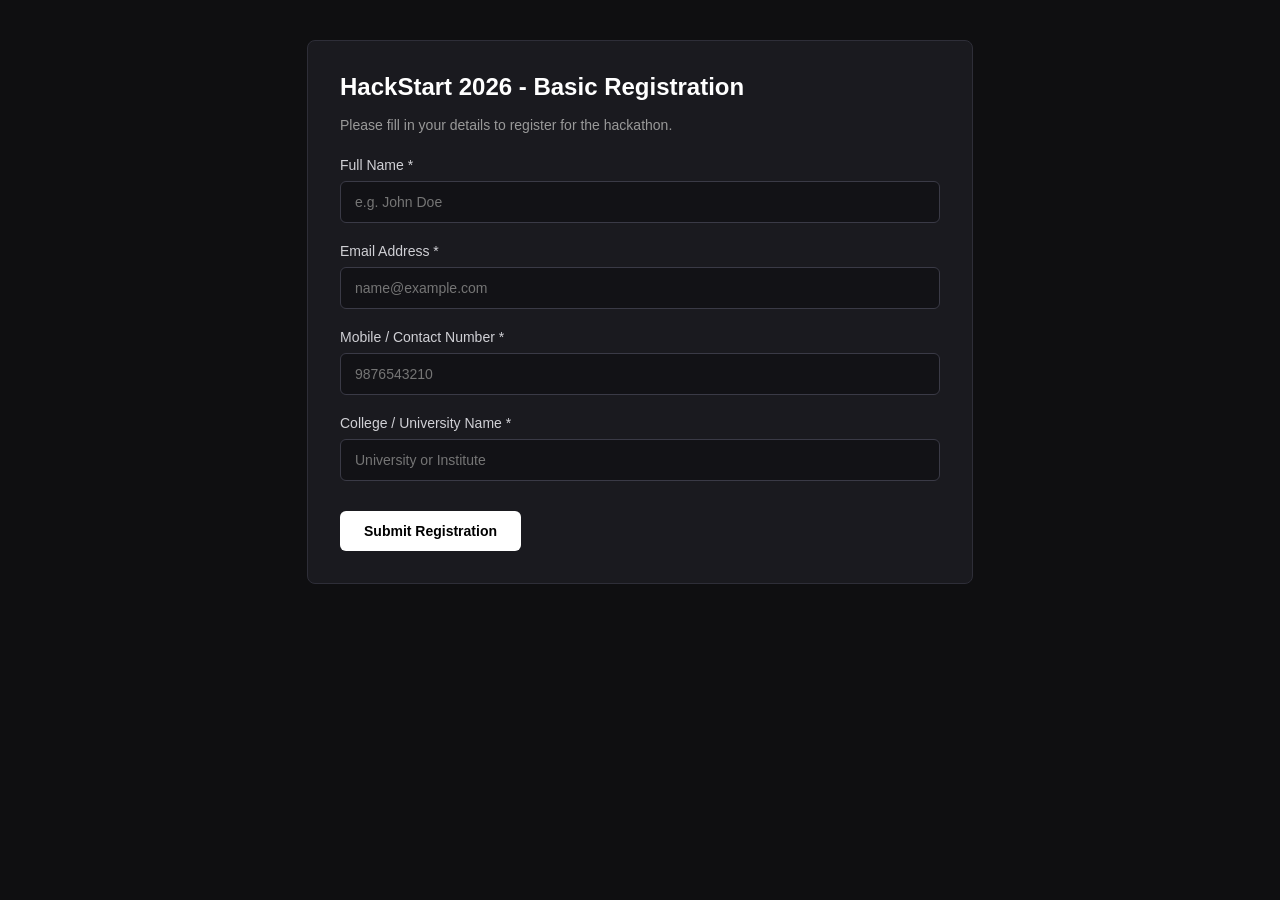
<file: auto_hackathon_registeration/test_pages/basic_form.html>
<!DOCTYPE html>
<html lang="en">
<head>
  <meta charset="UTF-8">
  <title>Basic Hackathon Registration Form</title>
  <style>
    body { font-family: -apple-system, BlinkMacSystemFont, 'Segoe UI', Roboto, sans-serif; background: #0f0f11; color: #f0f0f0; margin: 0; padding: 40px; }
    .form-container { max-width: 600px; margin: 0 auto; background: #1a1a1f; padding: 32px; border-radius: 8px; border: 1px solid #2e2e38; }
    h1 { margin-top: 0; font-size: 24px; color: #fff; }
    .form-group { margin-bottom: 20px; }
    label { display: block; margin-bottom: 8px; font-weight: 500; font-size: 14px; color: #d0d0d5; }
    input[type="text"], input[type="email"], input[type="tel"] {
      width: 100%; padding: 12px 14px; border: 1px solid #3a3a46; border-radius: 6px; background: #121216; color: #fff; font-size: 14px; box-sizing: border-box;
    }
    input:focus { border-color: #707080; outline: none; }
    button[type="submit"] {
      background: #ffffff; color: #000000; border: none; padding: 12px 24px; font-size: 14px; font-weight: 600; border-radius: 6px; cursor: pointer; margin-top: 10px;
    }
    .submitted-banner { display: none; margin-top: 20px; padding: 16px; background: #223322; border: 1px solid #446644; color: #aaffaa; border-radius: 6px; }
  </style>
</head>
<body>
  <div class="form-container">
    <h1>HackStart 2026 - Basic Registration</h1>
    <p style="color: #999; font-size: 14px; margin-bottom: 24px;">Please fill in your details to register for the hackathon.</p>
    
    <form id="registration-form" onsubmit="event.preventDefault(); document.getElementById('submitted-banner').style.display='block';">
      <div class="form-group">
        <label for="fullName">Full Name *</label>
        <input type="text" id="fullName" name="fullName" placeholder="e.g. John Doe" required>
      </div>

      <div class="form-group">
        <label for="emailAddress">Email Address *</label>
        <input type="email" id="emailAddress" name="emailAddress" placeholder="name@example.com" required>
      </div>

      <div class="form-group">
        <label for="phoneNumber">Mobile / Contact Number *</label>
        <input type="tel" id="phoneNumber" name="phoneNumber" placeholder="9876543210" required>
      </div>

      <div class="form-group">
        <label for="institution">College / University Name *</label>
        <input type="text" id="institution" name="institution" placeholder="University or Institute" required>
      </div>

      <button type="submit" id="submit-btn">Submit Registration</button>
      <div id="submitted-banner" class="submitted-banner">Form successfully submitted!</div>
    </form>
  </div>
</body>
</html>
</file>
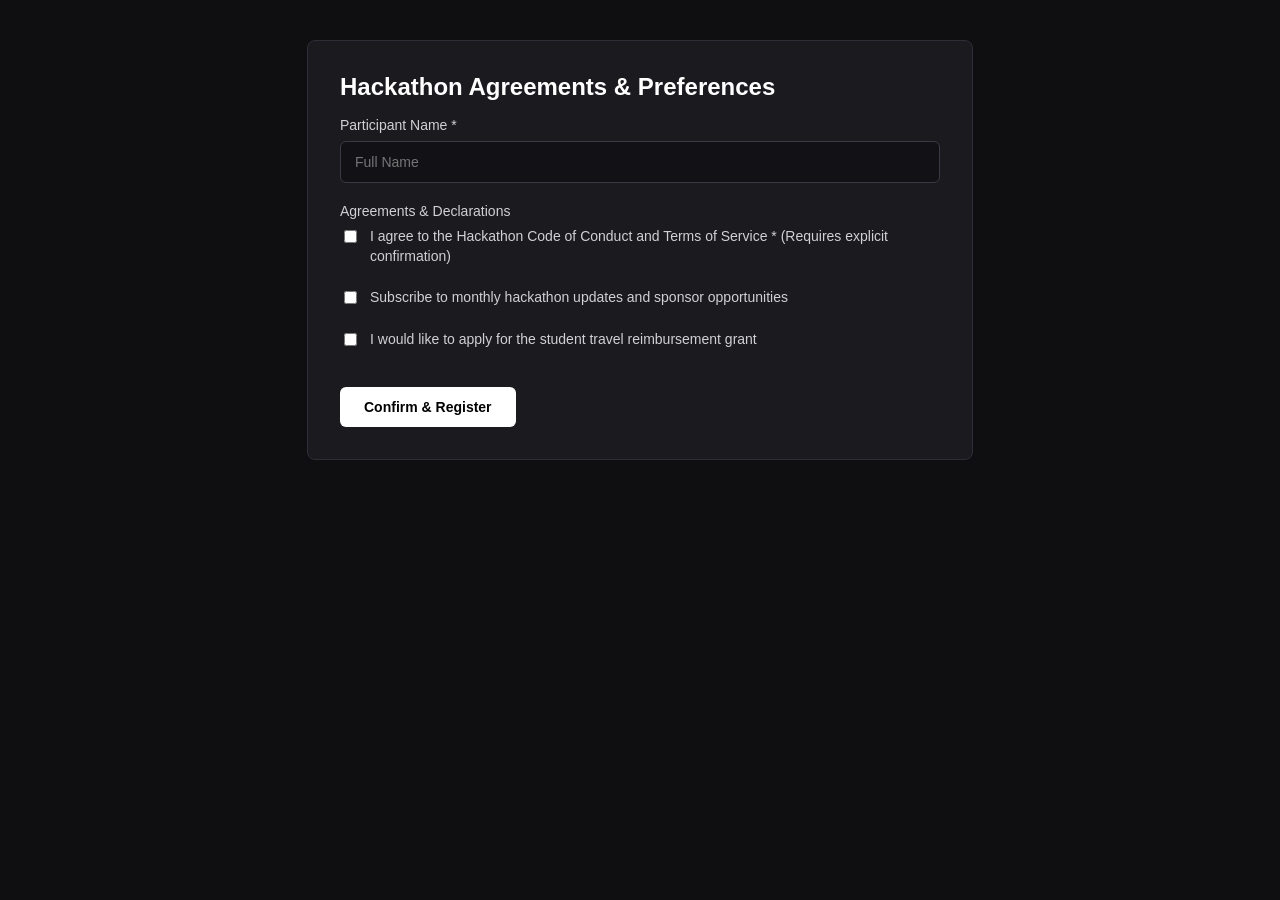
<file: auto_hackathon_registeration/test_pages/checkbox_form.html>
<!DOCTYPE html>
<html lang="en">
<head>
  <meta charset="UTF-8">
  <title>Declarations & Checkboxes</title>
  <style>
    body { font-family: -apple-system, BlinkMacSystemFont, 'Segoe UI', Roboto, sans-serif; background: #0f0f11; color: #f0f0f0; margin: 0; padding: 40px; }
    .form-container { max-width: 600px; margin: 0 auto; background: #1a1a1f; padding: 32px; border-radius: 8px; border: 1px solid #2e2e38; }
    h1 { margin-top: 0; font-size: 24px; color: #fff; }
    .form-group { margin-bottom: 20px; }
    label { display: block; margin-bottom: 8px; font-weight: 500; font-size: 14px; color: #d0d0d5; }
    input[type="text"] {
      width: 100%; padding: 12px 14px; border: 1px solid #3a3a46; border-radius: 6px; background: #121216; color: #fff; font-size: 14px; box-sizing: border-box;
    }
    .check-item { display: flex; align-items: flex-start; gap: 10px; margin-bottom: 14px; font-size: 14px; color: #c0c0cb; line-height: 1.4; }
    .check-item input[type="checkbox"] { margin-top: 3px; cursor: pointer; }
    button[type="submit"] {
      background: #ffffff; color: #000000; border: none; padding: 12px 24px; font-size: 14px; font-weight: 600; border-radius: 6px; cursor: pointer; margin-top: 10px;
    }
  </style>
</head>
<body>
  <div class="form-container">
    <h1>Hackathon Agreements & Preferences</h1>
    <form id="agreements-form" onsubmit="event.preventDefault(); alert('Confirmed!');">
      <div class="form-group">
        <label for="applicant_name">Participant Name *</label>
        <input type="text" id="applicant_name" name="name" placeholder="Full Name" required>
      </div>

      <div class="form-group">
        <label>Agreements & Declarations</label>
        <div class="check-item">
          <input type="checkbox" id="code_of_conduct" name="agree_terms" required>
          <label for="code_of_conduct">I agree to the Hackathon Code of Conduct and Terms of Service * (Requires explicit confirmation)</label>
        </div>
        <div class="check-item">
          <input type="checkbox" id="newsletter" name="subscribe_newsletter">
          <label for="newsletter">Subscribe to monthly hackathon updates and sponsor opportunities</label>
        </div>
        <div class="check-item">
          <input type="checkbox" id="travel_grant" name="request_travel">
          <label for="travel_grant">I would like to apply for the student travel reimbursement grant</label>
        </div>
      </div>

      <button type="submit" id="submit-agreements">Confirm & Register</button>
    </form>
  </div>
</body>
</html>
</file>
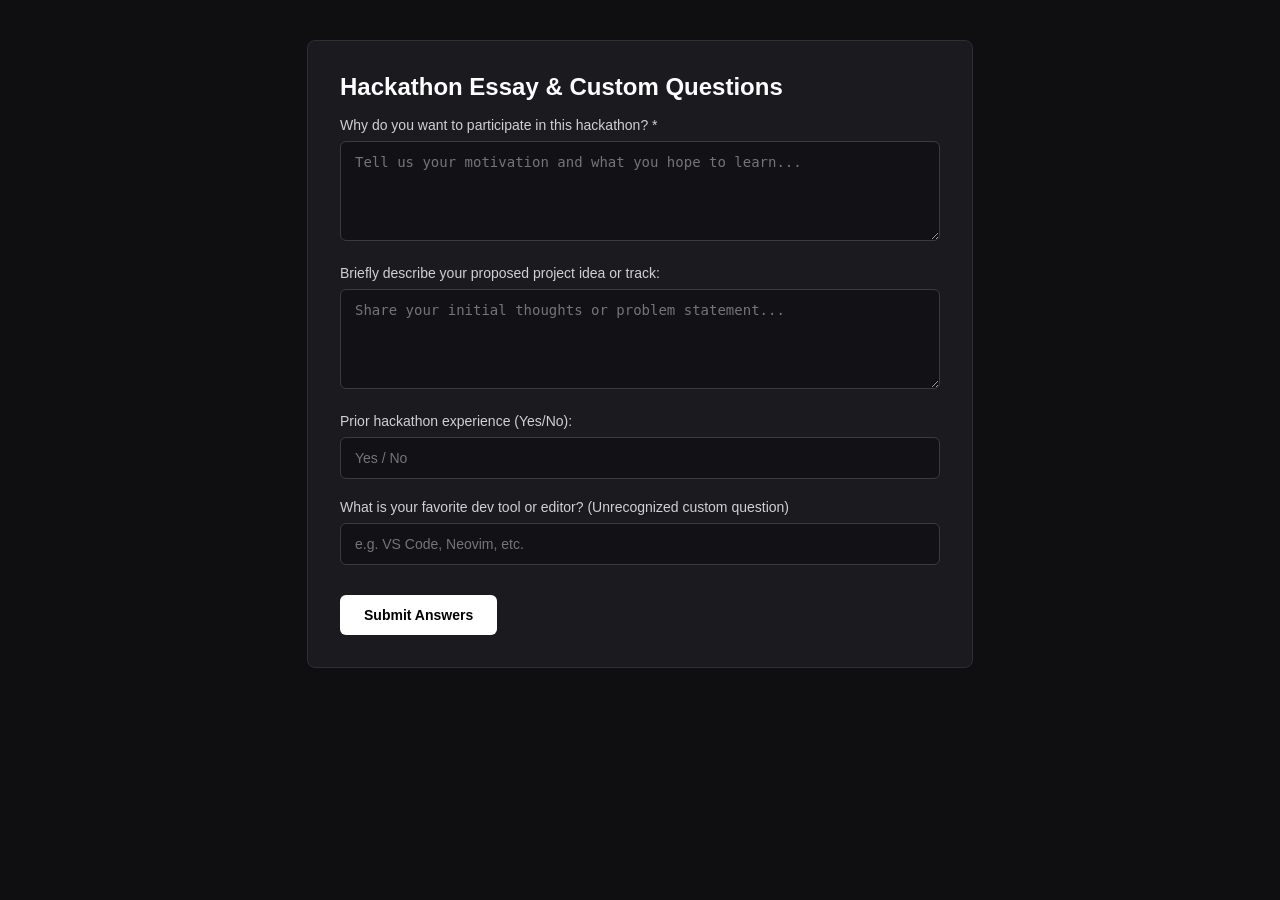
<file: auto_hackathon_registeration/test_pages/custom_questions.html>
<!DOCTYPE html>
<html lang="en">
<head>
  <meta charset="UTF-8">
  <title>Custom Hackathon Questions</title>
  <style>
    body { font-family: -apple-system, BlinkMacSystemFont, 'Segoe UI', Roboto, sans-serif; background: #0f0f11; color: #f0f0f0; margin: 0; padding: 40px; }
    .form-container { max-width: 600px; margin: 0 auto; background: #1a1a1f; padding: 32px; border-radius: 8px; border: 1px solid #2e2e38; }
    h1 { margin-top: 0; font-size: 24px; color: #fff; }
    .form-group { margin-bottom: 20px; }
    label { display: block; margin-bottom: 8px; font-weight: 500; font-size: 14px; color: #d0d0d5; }
    input[type="text"], textarea {
      width: 100%; padding: 12px 14px; border: 1px solid #3a3a46; border-radius: 6px; background: #121216; color: #fff; font-size: 14px; box-sizing: border-box;
    }
    textarea { height: 100px; resize: vertical; }
    button[type="submit"] {
      background: #ffffff; color: #000000; border: none; padding: 12px 24px; font-size: 14px; font-weight: 600; border-radius: 6px; cursor: pointer; margin-top: 10px;
    }
  </style>
</head>
<body>
  <div class="form-container">
    <h1>Hackathon Essay & Custom Questions</h1>
    <form id="custom-form" onsubmit="event.preventDefault(); alert('Saved!');">
      <div class="form-group">
        <label for="why_participate_input">Why do you want to participate in this hackathon? *</label>
        <textarea id="why_participate_input" name="why_participate" placeholder="Tell us your motivation and what you hope to learn..." required></textarea>
      </div>

      <div class="form-group">
        <label for="project_idea_input">Briefly describe your proposed project idea or track:</label>
        <textarea id="project_idea_input" name="project_idea" placeholder="Share your initial thoughts or problem statement..."></textarea>
      </div>

      <div class="form-group">
        <label for="hackathon_exp">Prior hackathon experience (Yes/No):</label>
        <input type="text" id="hackathon_exp" name="hackathon_experience" placeholder="Yes / No">
      </div>

      <div class="form-group">
        <label for="custom_secret_question">What is your favorite dev tool or editor? (Unrecognized custom question)</label>
        <input type="text" id="custom_secret_question" name="fav_tool" placeholder="e.g. VS Code, Neovim, etc.">
      </div>

      <button type="submit" id="submit-custom">Submit Answers</button>
    </form>
  </div>
</body>
</html>
</file>
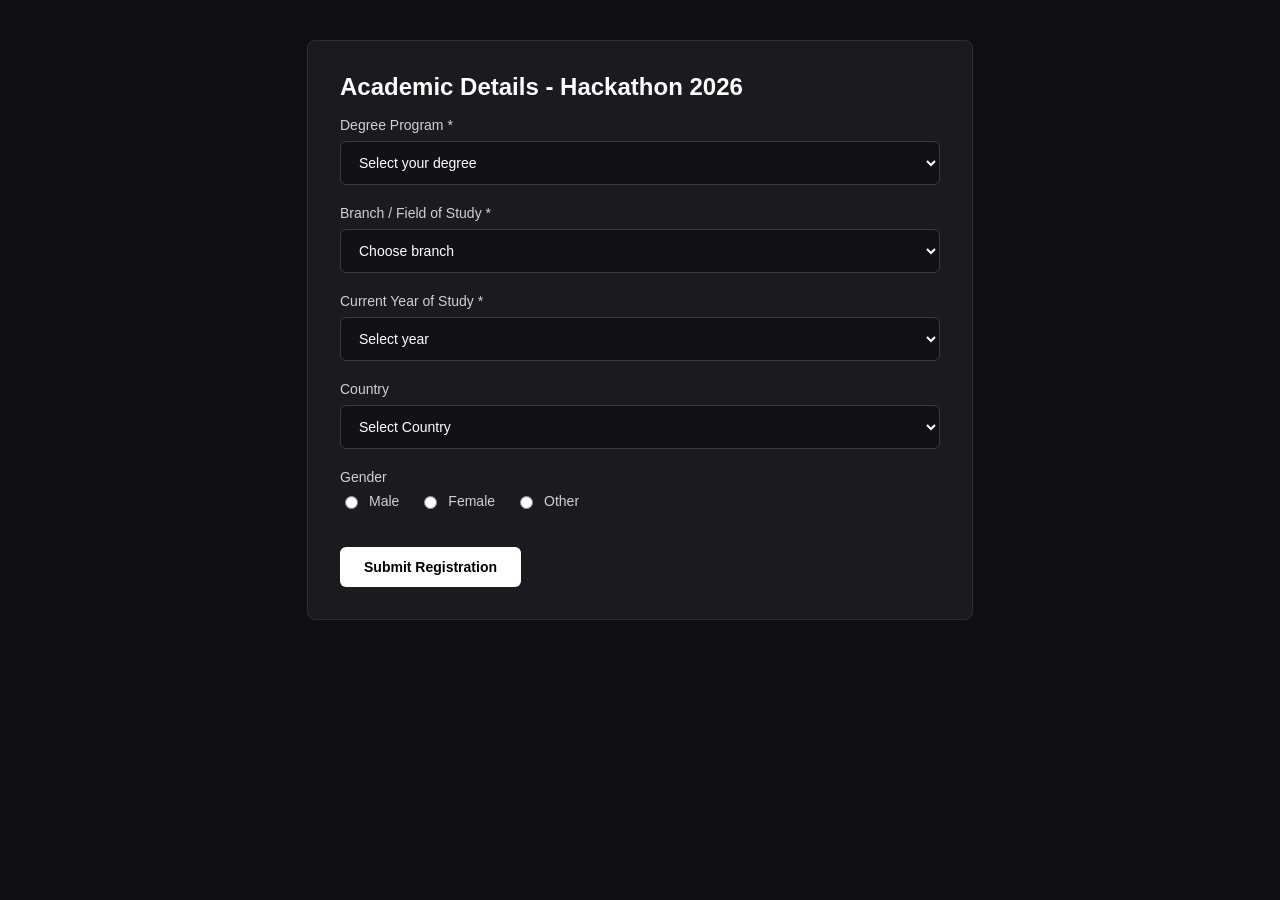
<file: auto_hackathon_registeration/test_pages/dropdown_form.html>
<!DOCTYPE html>
<html lang="en">
<head>
  <meta charset="UTF-8">
  <title>Dropdown & Academic Registration Form</title>
  <style>
    body { font-family: -apple-system, BlinkMacSystemFont, 'Segoe UI', Roboto, sans-serif; background: #0f0f11; color: #f0f0f0; margin: 0; padding: 40px; }
    .form-container { max-width: 600px; margin: 0 auto; background: #1a1a1f; padding: 32px; border-radius: 8px; border: 1px solid #2e2e38; }
    h1 { margin-top: 0; font-size: 24px; color: #fff; }
    .form-group { margin-bottom: 20px; }
    label { display: block; margin-bottom: 8px; font-weight: 500; font-size: 14px; color: #d0d0d5; }
    select, input[type="text"] {
      width: 100%; padding: 12px 14px; border: 1px solid #3a3a46; border-radius: 6px; background: #121216; color: #fff; font-size: 14px; box-sizing: border-box;
    }
    select:focus, input:focus { border-color: #707080; outline: none; }
    .radio-group { display: flex; gap: 20px; margin-top: 8px; }
    .radio-item { display: flex; align-items: center; gap: 8px; font-size: 14px; }
    button[type="submit"] {
      background: #ffffff; color: #000000; border: none; padding: 12px 24px; font-size: 14px; font-weight: 600; border-radius: 6px; cursor: pointer; margin-top: 10px;
    }
  </style>
</head>
<body>
  <div class="form-container">
    <h1>Academic Details - Hackathon 2026</h1>
    <form id="academic-form" onsubmit="event.preventDefault(); alert('Registered!');">
      <div class="form-group">
        <label for="degree_select">Degree Program *</label>
        <select id="degree_select" name="degree" required>
          <option value="">Select your degree</option>
          <option value="B.Tech">B.Tech / B.E.</option>
          <option value="B.Sc">B.Sc Computer Science</option>
          <option value="BCA">Bachelor of Computer Applications (BCA)</option>
          <option value="M.Tech">M.Tech / M.E.</option>
          <option value="MCA">Master of Computer Applications (MCA)</option>
          <option value="Other">Other</option>
        </select>
      </div>

      <div class="form-group">
        <label for="branch_select">Branch / Field of Study *</label>
        <select id="branch_select" name="branch" required>
          <option value="">Choose branch</option>
          <option value="Computer Science and Engineering">Computer Science and Engineering</option>
          <option value="Information Technology">Information Technology</option>
          <option value="Electronics and Communication">Electronics and Communication</option>
          <option value="Electrical Engineering">Electrical Engineering</option>
          <option value="Mechanical Engineering">Mechanical Engineering</option>
        </select>
      </div>

      <div class="form-group">
        <label for="study_year">Current Year of Study *</label>
        <select id="study_year" name="year" required>
          <option value="">Select year</option>
          <option value="1">1st Year</option>
          <option value="2">2nd Year</option>
          <option value="3">3rd Year</option>
          <option value="4">4th Year</option>
        </select>
      </div>

      <div class="form-group">
        <label for="country_field">Country</label>
        <select id="country_field" name="country">
          <option value="">Select Country</option>
          <option value="India">India</option>
          <option value="United States">United States</option>
          <option value="Canada">Canada</option>
          <option value="United Kingdom">United Kingdom</option>
          <option value="Germany">Germany</option>
        </select>
      </div>

      <div class="form-group">
        <label>Gender</label>
        <div class="radio-group">
          <label class="radio-item"><input type="radio" name="gender" value="Male"> Male</label>
          <label class="radio-item"><input type="radio" name="gender" value="Female"> Female</label>
          <label class="radio-item"><input type="radio" name="gender" value="Other"> Other</label>
        </div>
      </div>

      <button type="submit" id="submit-academic">Submit Registration</button>
    </form>
  </div>
</body>
</html>
</file>
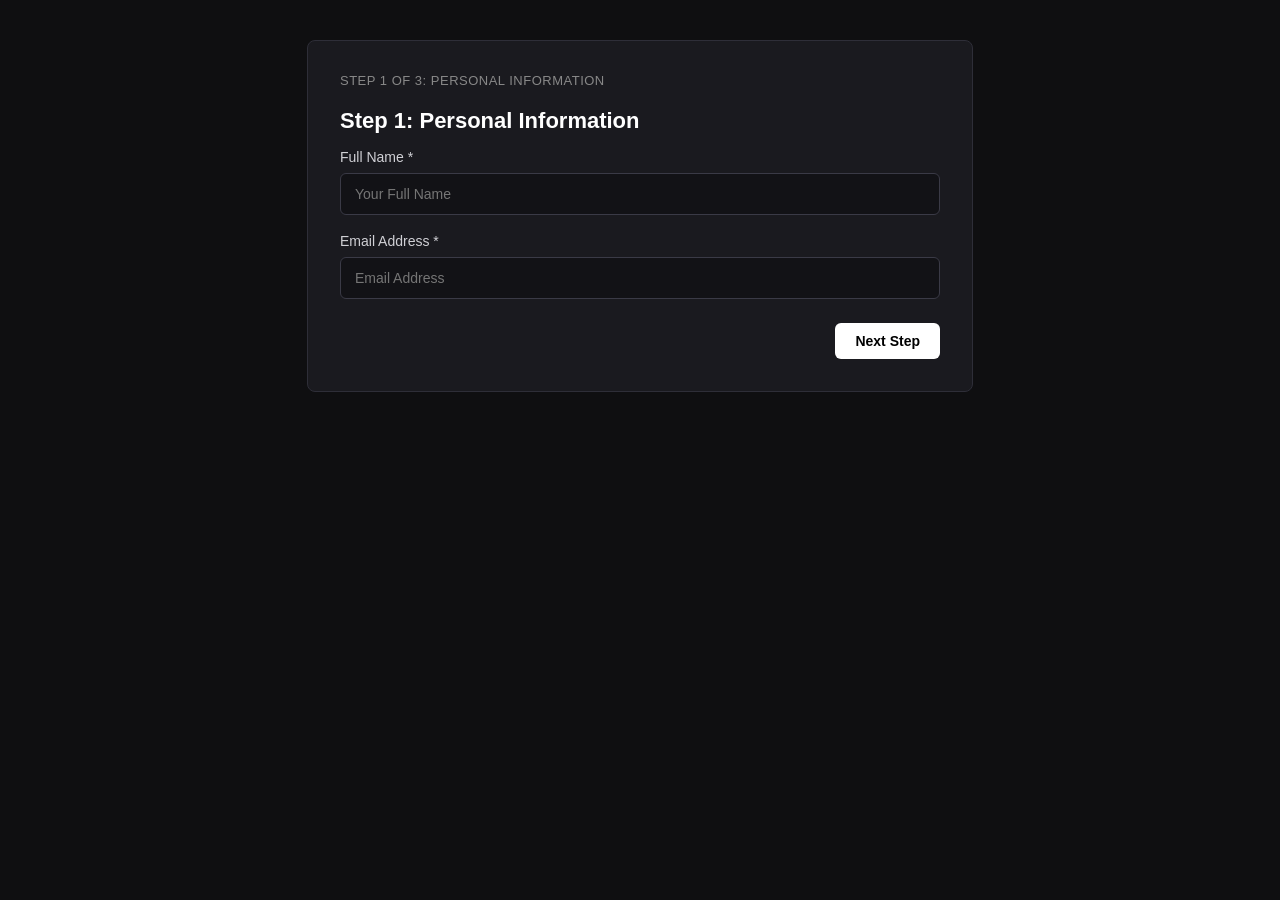
<file: auto_hackathon_registeration/test_pages/multi_page_form.html>
<!DOCTYPE html>
<html lang="en">
<head>
  <meta charset="UTF-8">
  <title>Multi-Step Hackathon Registration</title>
  <style>
    body { font-family: -apple-system, BlinkMacSystemFont, 'Segoe UI', Roboto, sans-serif; background: #0f0f11; color: #f0f0f0; margin: 0; padding: 40px; }
    .form-container { max-width: 600px; margin: 0 auto; background: #1a1a1f; padding: 32px; border-radius: 8px; border: 1px solid #2e2e38; }
    h1 { margin-top: 0; font-size: 22px; color: #fff; }
    .step-indicator { font-size: 13px; color: #888; margin-bottom: 20px; text-transform: uppercase; letter-spacing: 0.5px; }
    .form-step { display: none; }
    .form-step.active { display: block; }
    .form-group { margin-bottom: 18px; }
    label { display: block; margin-bottom: 8px; font-weight: 500; font-size: 14px; color: #d0d0d5; }
    input[type="text"], input[type="email"], input[type="number"], select {
      width: 100%; padding: 12px 14px; border: 1px solid #3a3a46; border-radius: 6px; background: #121216; color: #fff; font-size: 14px; box-sizing: border-box;
    }
    .btn-row { display: flex; justify-content: space-between; margin-top: 24px; }
    button {
      padding: 10px 20px; font-size: 14px; font-weight: 600; border-radius: 6px; cursor: pointer;
    }
    .btn-next, .btn-submit { background: #ffffff; color: #000000; border: none; }
    .btn-prev { background: #26262b; color: #fff; border: 1px solid #444; }
    .summary-card { background: #121216; padding: 16px; border-radius: 6px; border: 1px solid #2e2e38; margin-bottom: 16px; font-size: 14px; }
    .summary-item { margin-bottom: 8px; }
    .summary-label { color: #888; }
  </style>
</head>
<body>
  <div class="form-container">
    <div id="step-label" class="step-indicator">Step 1 of 3: Personal Information</div>
    
    <!-- STEP 1: Personal Info -->
    <div id="step-1" class="form-step active">
      <h1>Step 1: Personal Information</h1>
      <div class="form-group">
        <label for="step1-name">Full Name *</label>
        <input type="text" id="step1-name" name="fullName" placeholder="Your Full Name">
      </div>
      <div class="form-group">
        <label for="step1-email">Email Address *</label>
        <input type="email" id="step1-email" name="emailAddress" placeholder="Email Address">
      </div>
      <div class="btn-row">
        <div></div>
        <button type="button" class="btn-next" id="btn-step1-next" onclick="goToStep(2)">Next Step</button>
      </div>
    </div>

    <!-- STEP 2: Team Details -->
    <div id="step-2" class="form-step">
      <h1>Step 2: Team Details</h1>
      <div class="form-group">
        <label for="step2-team">Team Name *</label>
        <input type="text" id="step2-team" name="team_name" placeholder="ByteForce">
      </div>
      <div class="form-group">
        <label for="step2-size">Team Size (Number of members) *</label>
        <input type="number" id="step2-size" name="team_size" placeholder="3" min="1" max="5">
      </div>
      <div class="btn-row">
        <button type="button" class="btn-prev" onclick="goToStep(1)">Back</button>
        <button type="button" class="btn-next" id="btn-step2-next" onclick="goToStep(3)">Continue</button>
      </div>
    </div>

    <!-- STEP 3: Education & Review -->
    <div id="step-3" class="form-step">
      <h1>Step 3: Academic Details & Finalize</h1>
      <div class="form-group">
        <label for="step3-college">College / University *</label>
        <input type="text" id="step3-college" name="college" placeholder="College Name">
      </div>
      <div class="form-group">
        <label for="step3-github">GitHub Profile URL</label>
        <input type="text" id="step3-github" name="github" placeholder="https://github.com/username">
      </div>
      <div class="btn-row">
        <button type="button" class="btn-prev" onclick="goToStep(2)">Back</button>
        <button type="button" class="btn-submit" id="btn-step3-submit" onclick="finishRegistration()">Submit Registration</button>
      </div>
    </div>

    <!-- SUCCESS -->
    <div id="step-finish" class="form-step">
      <h1>Registration Completed!</h1>
      <p style="color: #aaffaa;">Thank you for registering. We look forward to seeing your project!</p>
    </div>
  </div>

  <script>
    let currentStep = 1;
    function goToStep(step) {
      document.querySelectorAll('.form-step').forEach(el => el.classList.remove('active'));
      currentStep = step;
      if (step <= 3) {
        document.getElementById(`step-${step}`).classList.add('active');
        document.getElementById('step-label').textContent = `Step ${step} of 3`;
      }
    }
    function finishRegistration() {
      document.querySelectorAll('.form-step').forEach(el => el.classList.remove('active'));
      document.getElementById('step-finish').classList.add('active');
      document.getElementById('step-label').textContent = 'Completed';
    }
  </script>
</body>
</html>
</file>
<file: WEBSITE/css/style.css>
/* ==========================================================================
   Automation Hub — Official Product Launch Design System
   Aesthetic: AMOLED Black × Restrained Electric Blue × Apple/Linear Precision
   Strict Rule: No Purple / No Violet / No Neon Cyberpunk / No Generic SaaS
   ========================================================================== */

:root {
  /* Core Color Palette */
  --bg-pure: #000000;
  --bg-surface-1: #07080a;
  --bg-surface-2: #0c0e14;
  --bg-surface-3: #12151f;
  --bg-surface-card: #090b10;
  --bg-surface-card-hover: #0f121a;
  --bg-glass: rgba(12, 14, 20, 0.72);
  --bg-glass-elevated: rgba(18, 21, 31, 0.85);

  /* Borders & Dividers */
  --border-subtle: rgba(255, 255, 255, 0.06);
  --border-medium: rgba(255, 255, 255, 0.11);
  --border-active: rgba(255, 255, 255, 0.22);
  --border-focus: rgba(10, 132, 255, 0.6);

  /* Typography Colors */
  --text-primary: #ffffff;
  --text-secondary: #94a3b8;
  --text-muted: #64748b;
  --text-dim: #475569;

  /* Accent: Restrained Electric Blue (Strictly NO PURPLE) */
  --accent-blue: #0a84ff;
  --accent-blue-hover: #2997ff;
  --accent-blue-deep: #004ecc;
  --accent-blue-glow: rgba(10, 132, 255, 0.15);
  --accent-blue-surface: rgba(10, 132, 255, 0.08);

  /* Functional Status */
  --status-success: #22c55e;
  --status-success-dim: rgba(34, 197, 94, 0.12);
  --status-warning: #f59e0b;
  --status-error: #ef4444;

  /* Typography Tokens */
  --font-sans: 'Inter', -apple-system, BlinkMacSystemFont, 'Segoe UI Variable Text', 'Segoe UI', system-ui, sans-serif;
  --font-mono: 'JetBrains Mono', 'Cascadia Code', 'SF Mono', Consolas, monospace;

  /* Radii */
  --radius-sm: 6px;
  --radius-md: 10px;
  --radius-lg: 16px;
  --radius-xl: 24px;
  --radius-pill: 9999px;

  /* Transitions */
  --ease-out: cubic-bezier(0.16, 1, 0.3, 1);
  --transition-fast: 150ms var(--ease-out);
  --transition-normal: 250ms var(--ease-out);
  --transition-smooth: 400ms var(--ease-out);
}

/* ==========================================================================
   Base & Resets
   ========================================================================== */

*, *::before, *::after {
  box-sizing: border-box;
  margin: 0;
  padding: 0;
}

html {
  font-family: var(--font-sans);
  background-color: var(--bg-pure);
  color: var(--text-primary);
  color-scheme: dark;
  scroll-behavior: smooth;
  -webkit-font-smoothing: antialiased;
  -moz-osx-font-smoothing: grayscale;
  text-rendering: optimizeLegibility;
}

body {
  background-color: var(--bg-pure);
  min-height: 100vh;
  overflow-x: hidden;
  line-height: 1.55;
  font-size: 16px;
}

a {
  color: inherit;
  text-decoration: none;
  transition: color var(--transition-fast);
}

button {
  font-family: inherit;
  cursor: pointer;
  border: none;
  background: none;
  outline: none;
}

img {
  max-width: 100%;
  display: block;
  user-select: none;
}

/* Accessible Screen Reader */
.sr-only {
  position: absolute;
  width: 1px;
  height: 1px;
  padding: 0;
  margin: -1px;
  overflow: hidden;
  clip: rect(0, 0, 0, 0);
  white-space: nowrap;
  border-width: 0;
}

/* Container */
.container {
  width: 100%;
  max-width: 1240px;
  margin: 0 auto;
  padding: 0 24px;
}

.container-narrow {
  width: 100%;
  max-width: 980px;
  margin: 0 auto;
  padding: 0 24px;
}

/* Section Header Styles */
.section-tag {
  display: inline-flex;
  align-items: center;
  gap: 8px;
  font-size: 12px;
  font-weight: 600;
  text-transform: uppercase;
  letter-spacing: 0.12em;
  color: var(--accent-blue);
  background: var(--accent-blue-surface);
  border: 1px solid rgba(10, 132, 255, 0.2);
  padding: 6px 14px;
  border-radius: var(--radius-pill);
  margin-bottom: 20px;
}

.section-tag .dot {
  width: 6px;
  height: 6px;
  border-radius: 50%;
  background-color: var(--accent-blue);
  box-shadow: 0 0 8px var(--accent-blue);
}

.section-title {
  font-size: clamp(32px, 4.5vw, 54px);
  font-weight: 700;
  line-height: 1.12;
  letter-spacing: -0.035em;
  color: var(--text-primary);
  margin-bottom: 16px;
}

.section-desc {
  font-size: clamp(16px, 1.8vw, 19px);
  color: var(--text-secondary);
  line-height: 1.6;
  max-width: 680px;
  margin-bottom: 48px;
  font-weight: 400;
}

/* ==========================================================================
   Navigation Bar (Floating Pill Transformation)
   ========================================================================== */

.nav-wrapper {
  position: fixed;
  top: 0;
  left: 0;
  right: 0;
  z-index: 1000;
  padding: 24px 0;
  transition: all var(--transition-smooth);
  pointer-events: none;
}

.nav-container {
  display: flex;
  align-items: center;
  justify-content: space-between;
  padding: 12px 20px;
  border-radius: var(--radius-pill);
  background: rgba(10, 12, 18, 0.4);
  border: 1px solid rgba(255, 255, 255, 0.05);
  backdrop-filter: blur(12px);
  -webkit-backdrop-filter: blur(12px);
  pointer-events: auto;
  transition: all var(--transition-smooth);
}

.nav-wrapper.scrolled {
  padding: 14px 0;
}

.nav-wrapper.scrolled .nav-container {
  background: rgba(8, 10, 15, 0.88);
  border-color: rgba(255, 255, 255, 0.1);
  box-shadow: 0 16px 40px -10px rgba(0, 0, 0, 0.8), 0 0 1px 1px rgba(255, 255, 255, 0.05);
}

.brand {
  display: flex;
  align-items: center;
  gap: 10px;
  font-weight: 600;
  font-size: 15px;
  letter-spacing: -0.01em;
  color: var(--text-primary);
}

.brand-icon {
  width: 28px;
  height: 28px;
  border-radius: 8px;
  background: linear-gradient(135deg, #101625, #0a0d16);
  border: 1px solid rgba(255, 255, 255, 0.12);
  display: flex;
  align-items: center;
  justify-content: center;
  font-size: 14px;
}

.brand-badge {
  font-size: 10px;
  font-weight: 600;
  background: rgba(10, 132, 255, 0.15);
  color: var(--accent-blue);
  border: 1px solid rgba(10, 132, 255, 0.3);
  padding: 2px 7px;
  border-radius: 4px;
  margin-left: 2px;
}

.nav-links {
  display: flex;
  align-items: center;
  gap: 28px;
  list-style: none;
}

.nav-links a {
  font-size: 14px;
  font-weight: 500;
  color: var(--text-secondary);
  transition: color var(--transition-fast);
}

.nav-links a:hover {
  color: var(--text-primary);
}

.nav-actions {
  display: flex;
  align-items: center;
  gap: 12px;
}

/* Button System */
.btn {
  display: inline-flex;
  align-items: center;
  justify-content: center;
  gap: 8px;
  padding: 9px 18px;
  border-radius: var(--radius-pill);
  font-size: 13.5px;
  font-weight: 600;
  letter-spacing: -0.01em;
  transition: all var(--transition-fast);
  text-decoration: none;
  white-space: nowrap;
}

.btn-primary {
  background: var(--text-primary);
  color: #000000;
  border: 1px solid #ffffff;
  box-shadow: 0 4px 14px rgba(255, 255, 255, 0.12);
}

.btn-primary:hover {
  background: #f1f5f9;
  transform: translateY(-1px);
  box-shadow: 0 6px 20px rgba(255, 255, 255, 0.18);
}

.btn-primary:active {
  transform: scale(0.98);
}

.btn-secondary {
  background: rgba(255, 255, 255, 0.05);
  color: var(--text-primary);
  border: 1px solid var(--border-medium);
}

.btn-secondary:hover {
  background: rgba(255, 255, 255, 0.09);
  border-color: var(--border-active);
  transform: translateY(-1px);
}

.btn-secondary:active {
  transform: scale(0.98);
}

.btn-accent {
  background: var(--accent-blue);
  color: #ffffff;
  border: 1px solid var(--accent-blue-hover);
  box-shadow: 0 4px 18px rgba(10, 132, 255, 0.25);
}

.btn-accent:hover {
  background: var(--accent-blue-hover);
  box-shadow: 0 6px 24px rgba(10, 132, 255, 0.4);
  transform: translateY(-1px);
}

.btn-accent:active {
  transform: scale(0.98);
}

.btn-sm {
  padding: 7px 15px;
  font-size: 12.5px;
}

.btn-lg {
  padding: 13px 28px;
  font-size: 15px;
}

/* ==========================================================================
   Hero Section
   ========================================================================== */

.hero {
  padding-top: 170px;
  padding-bottom: 90px;
  position: relative;
  overflow: hidden;
  text-align: center;
}

/* Restrained ambient background lights (strictly blue/neutral, no purple) */
.hero::before {
  content: '';
  position: absolute;
  top: -120px;
  left: 50%;
  transform: translateX(-50%);
  width: 720px;
  height: 480px;
  background: radial-gradient(circle, rgba(10, 132, 255, 0.1) 0%, rgba(0, 0, 0, 0) 70%);
  pointer-events: none;
  z-index: 0;
}

.hero-content {
  position: relative;
  z-index: 1;
  max-width: 860px;
  margin: 0 auto;
}

.hero-pill {
  display: inline-flex;
  align-items: center;
  gap: 8px;
  padding: 6px 16px;
  background: rgba(255, 255, 255, 0.04);
  border: 1px solid var(--border-medium);
  border-radius: var(--radius-pill);
  font-size: 13px;
  font-weight: 500;
  color: var(--text-secondary);
  margin-bottom: 28px;
  backdrop-filter: blur(10px);
}

.hero-pill .status-indicator {
  width: 8px;
  height: 8px;
  border-radius: 50%;
  background: var(--status-success);
  box-shadow: 0 0 10px var(--status-success);
}

.hero-title {
  font-size: clamp(48px, 7.5vw, 84px);
  font-weight: 800;
  letter-spacing: -0.045em;
  line-height: 1.02;
  color: var(--text-primary);
  margin-bottom: 24px;
}

.hero-title span {
  display: block;
  background: linear-gradient(180deg, #ffffff 40%, #94a3b8 100%);
  -webkit-background-clip: text;
  -webkit-text-fill-color: transparent;
}

.hero-desc {
  font-size: clamp(17px, 2.2vw, 21px);
  font-weight: 400;
  color: var(--text-secondary);
  line-height: 1.55;
  max-width: 660px;
  margin: 0 auto 36px;
}

.hero-actions {
  display: flex;
  align-items: center;
  justify-content: center;
  gap: 16px;
  margin-bottom: 20px;
  flex-wrap: wrap;
}

.hero-subtext {
  font-size: 13px;
  color: var(--text-muted);
  display: flex;
  align-items: center;
  justify-content: center;
  gap: 8px;
}

.hero-subtext span {
  opacity: 0.4;
}

/* ==========================================================================
   Hero Visual & Interactive Windows 11 App Mockup
   ========================================================================== */

.hero-visual-wrapper {
  margin-top: 60px;
  position: relative;
  z-index: 2;
  perspective: 1000px;
}

.app-frame {
  max-width: 1080px;
  margin: 0 auto;
  background: var(--bg-surface-1);
  border: 1px solid rgba(255, 255, 255, 0.1);
  border-radius: var(--radius-lg);
  box-shadow: 0 24px 80px -15px rgba(0, 0, 0, 0.95), 0 0 0 1px rgba(255, 255, 255, 0.05);
  overflow: hidden;
  text-align: left;
  transition: transform var(--transition-smooth), box-shadow var(--transition-smooth);
}

.app-frame:hover {
  box-shadow: 0 32px 100px -15px rgba(10, 132, 255, 0.08), 0 0 0 1px rgba(255, 255, 255, 0.08);
}

/* Windows 11 Titlebar */
.win-titlebar {
  background: #090b10;
  padding: 10px 16px;
  display: flex;
  align-items: center;
  justify-content: space-between;
  border-bottom: 1px solid var(--border-subtle);
  user-select: none;
}

.win-titlebar-left {
  display: flex;
  align-items: center;
  gap: 10px;
  font-size: 12px;
  font-weight: 500;
  color: var(--text-secondary);
}

.win-icon {
  width: 16px;
  height: 16px;
  border-radius: 4px;
}

.win-titlebar-center {
  font-size: 12px;
  font-weight: 500;
  color: var(--text-muted);
}

.win-titlebar-controls {
  display: flex;
  align-items: center;
  gap: 14px;
  color: var(--text-muted);
  font-size: 11px;
}

/* App Main Interface */
.app-body {
  display: grid;
  grid-template-columns: 220px 1fr;
  min-height: 520px;
  background: #06080d;
}

/* App Sidebar */
.app-sidebar {
  background: #080a10;
  border-right: 1px solid var(--border-subtle);
  padding: 20px 14px;
  display: flex;
  flex-direction: column;
  gap: 6px;
}

.app-sidebar-label {
  font-size: 10px;
  font-weight: 600;
  text-transform: uppercase;
  letter-spacing: 0.08em;
  color: var(--text-dim);
  padding: 8px 10px 4px;
}

.app-nav-item {
  display: flex;
  align-items: center;
  gap: 10px;
  padding: 8px 12px;
  border-radius: var(--radius-sm);
  font-size: 13px;
  font-weight: 500;
  color: var(--text-secondary);
  transition: all var(--transition-fast);
  cursor: pointer;
}

.app-nav-item:hover {
  background: rgba(255, 255, 255, 0.04);
  color: var(--text-primary);
}

.app-nav-item.active {
  background: rgba(10, 132, 255, 0.12);
  color: #ffffff;
  border: 1px solid rgba(10, 132, 255, 0.25);
}

.app-nav-item.active .nav-icon {
  color: var(--accent-blue);
}

/* App Content Area */
.app-main-content {
  padding: 24px;
  overflow-y: auto;
  display: flex;
  flex-direction: column;
  gap: 20px;
}

.app-banner {
  border-radius: var(--radius-md);
  padding: 24px;
  background: linear-gradient(135deg, rgba(10, 132, 255, 0.12), rgba(6, 8, 13, 0.8)), url('../assets/ui/hero_dunes.jpg');
  background-size: cover;
  background-position: center;
  border: 1px solid rgba(255, 255, 255, 0.08);
  position: relative;
  overflow: hidden;
}

.app-banner-overlay {
  position: absolute;
  inset: 0;
  background: linear-gradient(90deg, rgba(6, 8, 13, 0.95) 0%, rgba(6, 8, 13, 0.6) 60%, rgba(6, 8, 13, 0.3) 100%);
}

.app-banner-content {
  position: relative;
  z-index: 1;
}

.app-banner h3 {
  font-size: 20px;
  font-weight: 700;
  color: #ffffff;
  margin-bottom: 6px;
}

.app-banner p {
  font-size: 13px;
  color: var(--text-secondary);
  max-width: 480px;
}

/* Mode Cards Grid inside App */
.app-modes-grid {
  display: grid;
  grid-template-columns: repeat(4, 1fr);
  gap: 14px;
}

.app-mode-card {
  background: #090c14;
  border: 1px solid rgba(255, 255, 255, 0.06);
  border-radius: var(--radius-md);
  padding: 16px;
  display: flex;
  flex-direction: column;
  gap: 12px;
  position: relative;
  cursor: pointer;
  transition: all var(--transition-fast);
  overflow: hidden;
}

.app-mode-card::before {
  content: '';
  position: absolute;
  inset: 0;
  background: radial-gradient(circle at top right, rgba(10, 132, 255, 0.08), transparent 70%);
  opacity: 0;
  transition: opacity var(--transition-fast);
}

.app-mode-card:hover {
  background: #0d101a;
  border-color: rgba(10, 132, 255, 0.35);
  transform: translateY(-2px);
}

.app-mode-card:hover::before {
  opacity: 1;
}

.app-mode-card.triggered {
  border-color: var(--accent-blue);
  box-shadow: 0 0 20px rgba(10, 132, 255, 0.3);
}

.mode-card-header {
  display: flex;
  align-items: center;
  justify-content: space-between;
}

.mode-icon {
  font-size: 22px;
}

.mode-hotkey {
  font-family: var(--font-mono);
  font-size: 10px;
  font-weight: 600;
  padding: 3px 6px;
  background: rgba(255, 255, 255, 0.06);
  border: 1px solid rgba(255, 255, 255, 0.1);
  border-radius: 4px;
  color: var(--text-secondary);
}

.mode-info h4 {
  font-size: 14px;
  font-weight: 600;
  color: #ffffff;
  margin-bottom: 2px;
}

.mode-info p {
  font-size: 11px;
  color: var(--text-muted);
  line-height: 1.4;
}

.mode-status-line {
  display: flex;
  align-items: center;
  justify-content: space-between;
  padding-top: 8px;
  border-top: 1px solid rgba(255, 255, 255, 0.04);
  font-size: 11px;
}

.mode-status-line .status-text {
  color: var(--text-dim);
}

.mode-play-btn {
  width: 24px;
  height: 24px;
  border-radius: 50%;
  background: rgba(255, 255, 255, 0.08);
  display: flex;
  align-items: center;
  justify-content: center;
  font-size: 10px;
  color: var(--text-primary);
  transition: all var(--transition-fast);
}

.app-mode-card:hover .mode-play-btn {
  background: var(--accent-blue);
  color: #ffffff;
}

/* App HUD / Active Status Bar */
.app-hud {
  background: #080b12;
  border: 1px solid rgba(255, 255, 255, 0.08);
  border-radius: var(--radius-md);
  padding: 14px 18px;
  display: flex;
  align-items: center;
  justify-content: space-between;
  margin-top: auto;
}

.app-hud-left {
  display: flex;
  align-items: center;
  gap: 12px;
}

.hud-pulse {
  width: 10px;
  height: 10px;
  border-radius: 50%;
  background: var(--status-success);
  box-shadow: 0 0 10px var(--status-success);
}

.hud-pulse.running {
  background: var(--accent-blue);
  box-shadow: 0 0 12px var(--accent-blue);
  animation: pulse 1s infinite alternate;
}

@keyframes pulse {
  from { opacity: 0.5; transform: scale(0.9); }
  to { opacity: 1; transform: scale(1.1); }
}

.hud-status-title {
  font-size: 12.5px;
  font-weight: 600;
  color: #ffffff;
}

.hud-status-sub {
  font-size: 11px;
  color: var(--text-muted);
}

.hud-timing {
  font-family: var(--font-mono);
  font-size: 12px;
  color: var(--accent-blue);
  font-weight: 600;
}

/* ==========================================================================
   Signature Interaction Section
   "Press CTRL + ALT + G -> Everything Ready"
   ========================================================================== */

.signature-section {
  padding: 120px 0;
  position: relative;
  background: radial-gradient(circle at 50% 50%, rgba(10, 132, 255, 0.05) 0%, transparent 60%);
}

.signature-container {
  border: 1px solid var(--border-medium);
  border-radius: var(--radius-xl);
  background: var(--bg-surface-card);
  padding: 48px;
  position: relative;
  overflow: hidden;
}

.signature-header {
  text-align: center;
  max-width: 680px;
  margin: 0 auto 40px;
}

.sim-interactive-box {
  max-width: 820px;
  margin: 0 auto;
  background: #05070c;
  border: 1px solid rgba(255, 255, 255, 0.08);
  border-radius: var(--radius-lg);
  padding: 32px;
  box-shadow: 0 20px 60px rgba(0, 0, 0, 0.8);
}

.sim-hotkey-prompt {
  display: flex;
  align-items: center;
  justify-content: space-between;
  padding-bottom: 24px;
  border-bottom: 1px solid var(--border-subtle);
  margin-bottom: 28px;
  flex-wrap: wrap;
  gap: 16px;
}

.sim-hotkey-keys {
  display: flex;
  align-items: center;
  gap: 8px;
}

.sim-key {
  font-family: var(--font-mono);
  font-size: 13px;
  font-weight: 600;
  background: #11141e;
  color: #ffffff;
  border: 1px solid rgba(255, 255, 255, 0.15);
  border-bottom-width: 3px;
  padding: 6px 12px;
  border-radius: 6px;
  box-shadow: 0 2px 4px rgba(0, 0, 0, 0.4);
  transition: all var(--transition-fast);
}

.sim-key.pressed {
  transform: translateY(2px);
  border-bottom-width: 1px;
  background: var(--accent-blue);
  color: #ffffff;
}

.sim-trigger-btn {
  display: inline-flex;
  align-items: center;
  gap: 8px;
  background: var(--accent-blue-surface);
  color: var(--accent-blue);
  border: 1px solid rgba(10, 132, 255, 0.3);
  padding: 8px 18px;
  border-radius: var(--radius-pill);
  font-size: 13px;
  font-weight: 600;
  transition: all var(--transition-fast);
}

.sim-trigger-btn:hover {
  background: var(--accent-blue);
  color: #ffffff;
  transform: translateY(-1px);
}

.sim-mode-indicator {
  display: flex;
  align-items: center;
  gap: 16px;
  margin-bottom: 28px;
}

.sim-mode-badge {
  display: inline-flex;
  align-items: center;
  gap: 10px;
  padding: 8px 16px;
  border-radius: var(--radius-md);
  background: rgba(255, 255, 255, 0.04);
  border: 1px solid var(--border-medium);
  font-size: 15px;
  font-weight: 600;
}

.sim-mode-badge .badge-icon {
  font-size: 18px;
}

.sim-status-badge {
  font-size: 13px;
  color: var(--text-secondary);
  display: flex;
  align-items: center;
  gap: 8px;
}

/* Step Pipeline Animation */
.sim-steps-list {
  display: flex;
  flex-direction: column;
  gap: 10px;
  list-style: none;
}

.sim-step-item {
  display: flex;
  align-items: center;
  justify-content: space-between;
  padding: 12px 18px;
  border-radius: var(--radius-sm);
  background: rgba(255, 255, 255, 0.02);
  border: 1px solid rgba(255, 255, 255, 0.04);
  transition: all var(--transition-normal);
  opacity: 0.4;
  transform: translateX(-4px);
}

.sim-step-item.active {
  opacity: 1;
  transform: translateX(0);
  background: rgba(10, 132, 255, 0.08);
  border-color: rgba(10, 132, 255, 0.3);
}

.sim-step-item.completed {
  opacity: 1;
  transform: translateX(0);
  background: rgba(34, 197, 94, 0.06);
  border-color: rgba(34, 197, 94, 0.2);
}

.step-left {
  display: flex;
  align-items: center;
  gap: 12px;
}

.step-check {
  width: 20px;
  height: 20px;
  border-radius: 50%;
  border: 1px solid var(--border-medium);
  display: flex;
  align-items: center;
  justify-content: center;
  font-size: 11px;
  color: transparent;
  transition: all var(--transition-fast);
}

.sim-step-item.completed .step-check {
  background: var(--status-success);
  border-color: var(--status-success);
  color: #000000;
  font-weight: 700;
}

.step-name {
  font-size: 13.5px;
  font-weight: 500;
  color: var(--text-primary);
}

.step-detail {
  font-size: 12px;
  color: var(--text-muted);
}

.step-time {
  font-family: var(--font-mono);
  font-size: 11px;
  color: var(--text-dim);
}

.sim-step-item.completed .step-time {
  color: var(--status-success);
}

/* Simulation Completion Banner */
.sim-ready-banner {
  margin-top: 24px;
  padding: 16px 20px;
  border-radius: var(--radius-md);
  background: rgba(34, 197, 94, 0.1);
  border: 1px solid rgba(34, 197, 94, 0.3);
  display: flex;
  align-items: center;
  justify-content: space-between;
  opacity: 0;
  transform: translateY(8px);
  transition: all var(--transition-smooth);
}

.sim-ready-banner.visible {
  opacity: 1;
  transform: translateY(0);
}

.sim-ready-left {
  display: flex;
  align-items: center;
  gap: 10px;
  font-size: 14px;
  font-weight: 700;
  color: #22c55e;
}

.sim-ready-metric {
  font-family: var(--font-mono);
  font-size: 12px;
  color: var(--text-secondary);
}

/* ==========================================================================
   Section: The Problem (Before vs With Automation Hub)
   ========================================================================== */

.problem-section {
  padding: 120px 0;
  border-top: 1px solid var(--border-subtle);
}

.comparison-grid {
  display: grid;
  grid-template-columns: 1fr 1fr;
  gap: 32px;
  margin-top: 48px;
}

.comp-card {
  border-radius: var(--radius-lg);
  padding: 36px;
  position: relative;
  overflow: hidden;
}

.comp-card.before {
  background: #06070a;
  border: 1px solid rgba(255, 255, 255, 0.06);
}

.comp-card.after {
  background: linear-gradient(180deg, #090e18 0%, #06080d 100%);
  border: 1px solid rgba(10, 132, 255, 0.25);
  box-shadow: 0 20px 50px -10px rgba(10, 132, 255, 0.08);
}

.comp-card-badge {
  display: inline-flex;
  align-items: center;
  gap: 8px;
  font-size: 11.5px;
  font-weight: 700;
  text-transform: uppercase;
  letter-spacing: 0.08em;
  padding: 4px 12px;
  border-radius: var(--radius-pill);
  margin-bottom: 20px;
}

.comp-card.before .comp-card-badge {
  background: rgba(239, 68, 68, 0.12);
  color: #ef4444;
  border: 1px solid rgba(239, 68, 68, 0.25);
}

.comp-card.after .comp-card-badge {
  background: rgba(34, 197, 94, 0.12);
  color: #22c55e;
  border: 1px solid rgba(34, 197, 94, 0.25);
}

.comp-title {
  font-size: 24px;
  font-weight: 700;
  letter-spacing: -0.02em;
  margin-bottom: 8px;
}

.comp-subtitle {
  font-size: 14px;
  color: var(--text-secondary);
  margin-bottom: 32px;
}

/* Before Timeline Flow */
.before-flow {
  display: flex;
  flex-direction: column;
  gap: 14px;
}

.before-step {
  display: flex;
  align-items: center;
  gap: 12px;
  font-size: 13.5px;
  color: var(--text-secondary);
  padding: 10px 14px;
  border-radius: var(--radius-sm);
  background: rgba(255, 255, 255, 0.02);
  border: 1px solid rgba(255, 255, 255, 0.04);
}

.before-step .step-num {
  font-family: var(--font-mono);
  font-size: 11px;
  color: var(--text-dim);
}

.before-step .step-time {
  margin-left: auto;
  font-family: var(--font-mono);
  font-size: 11px;
  color: var(--text-dim);
}

.before-total {
  margin-top: 20px;
  padding-top: 18px;
  border-top: 1px solid var(--border-subtle);
  display: flex;
  align-items: center;
  justify-content: space-between;
  font-size: 13px;
  color: var(--text-muted);
}

.before-total-time {
  font-family: var(--font-mono);
  font-size: 14px;
  font-weight: 700;
  color: #ef4444;
}

/* After Flow (Instant Collapsed) */
.after-flow {
  display: flex;
  flex-direction: column;
  align-items: center;
  justify-content: center;
  padding: 40px 20px;
  text-align: center;
}

.after-shortcut-box {
  display: inline-flex;
  align-items: center;
  gap: 10px;
  padding: 14px 28px;
  border-radius: var(--radius-md);
  background: #0f1422;
  border: 1px solid rgba(10, 132, 255, 0.3);
  font-family: var(--font-mono);
  font-size: 20px;
  font-weight: 700;
  color: #ffffff;
  margin-bottom: 24px;
  box-shadow: 0 8px 30px rgba(10, 132, 255, 0.2);
}

.after-arrow {
  color: var(--accent-blue);
  font-size: 20px;
  margin-bottom: 24px;
}

.after-result-box {
  background: rgba(34, 197, 94, 0.1);
  border: 1px solid rgba(34, 197, 94, 0.3);
  padding: 18px 36px;
  border-radius: var(--radius-md);
  color: #22c55e;
  font-size: 24px;
  font-weight: 800;
  letter-spacing: 0.04em;
  margin-bottom: 24px;
}

.after-stat {
  font-size: 13px;
  color: var(--text-secondary);
}

.after-stat strong {
  color: #ffffff;
}

/* ==========================================================================
   Section: Showcase Modes
   ========================================================================== */

.modes-section {
  padding: 120px 0;
  border-top: 1px solid var(--border-subtle);
}

.modes-grid {
  display: grid;
  grid-template-columns: repeat(2, 1fr);
  gap: 28px;
}

.mode-feature-card {
  position: relative;
  border-radius: var(--radius-xl);
  overflow: hidden;
  background: #080a10;
  border: 1px solid var(--border-subtle);
  min-height: 480px;
  display: flex;
  flex-direction: column;
  justify-content: flex-end;
  padding: 40px;
  transition: transform var(--transition-smooth), border-color var(--transition-smooth);
}

.mode-feature-card:hover {
  transform: translateY(-4px);
  border-color: rgba(255, 255, 255, 0.18);
}

.mode-card-bg {
  position: absolute;
  inset: 0;
  background-size: cover;
  background-position: center;
  filter: brightness(0.4) saturate(1.1);
  transition: transform 0.6s var(--ease-out), filter 0.6s var(--ease-out);
  z-index: 0;
}

.mode-feature-card:hover .mode-card-bg {
  transform: scale(1.04);
  filter: brightness(0.48) saturate(1.2);
}

.mode-card-gradient {
  position: absolute;
  inset: 0;
  background: linear-gradient(180deg, rgba(0, 0, 0, 0.1) 0%, rgba(5, 7, 12, 0.92) 75%, #05070c 100%);
  z-index: 1;
}

.mode-card-body {
  position: relative;
  z-index: 2;
}

.mode-badge-row {
  display: flex;
  align-items: center;
  justify-content: space-between;
  margin-bottom: 16px;
}

.mode-tag {
  display: inline-flex;
  align-items: center;
  gap: 6px;
  font-size: 13px;
  font-weight: 600;
  color: #ffffff;
  background: rgba(0, 0, 0, 0.6);
  backdrop-filter: blur(8px);
  padding: 4px 12px;
  border-radius: var(--radius-pill);
  border: 1px solid rgba(255, 255, 255, 0.1);
}

.mode-shortcut-tag {
  font-family: var(--font-mono);
  font-size: 11.5px;
  font-weight: 600;
  color: var(--accent-blue);
  background: rgba(10, 132, 255, 0.12);
  border: 1px solid rgba(10, 132, 255, 0.25);
  padding: 4px 10px;
  border-radius: 6px;
}

.mode-card-title {
  font-size: 30px;
  font-weight: 700;
  letter-spacing: -0.025em;
  color: #ffffff;
  margin-bottom: 8px;
}

.mode-card-tagline {
  font-size: 15px;
  font-weight: 500;
  color: var(--accent-blue);
  margin-bottom: 14px;
}

.mode-card-desc {
  font-size: 14px;
  color: var(--text-secondary);
  line-height: 1.55;
  margin-bottom: 24px;
  max-width: 480px;
}

.mode-actions-chips {
  display: flex;
  flex-wrap: wrap;
  gap: 8px;
}

.action-chip {
  display: inline-flex;
  align-items: center;
  gap: 6px;
  font-size: 11.5px;
  font-weight: 500;
  color: var(--text-secondary);
  background: rgba(255, 255, 255, 0.05);
  border: 1px solid rgba(255, 255, 255, 0.08);
  padding: 4px 10px;
  border-radius: var(--radius-pill);
  backdrop-filter: blur(6px);
}

.action-chip img {
  width: 14px;
  height: 14px;
}

/* ==========================================================================
   Section: How It Works (01 Create -> 02 Trigger -> 03 Ready)
   ========================================================================== */

.how-section {
  padding: 120px 0;
  border-top: 1px solid var(--border-subtle);
}

.steps-grid {
  display: grid;
  grid-template-columns: repeat(3, 1fr);
  gap: 28px;
  margin-top: 50px;
}

.step-card {
  background: var(--bg-surface-card);
  border: 1px solid var(--border-subtle);
  border-radius: var(--radius-lg);
  padding: 36px 30px;
  position: relative;
  transition: all var(--transition-fast);
}

.step-card:hover {
  background: var(--bg-surface-card-hover);
  border-color: var(--border-medium);
  transform: translateY(-2px);
}

.step-number {
  font-family: var(--font-mono);
  font-size: 13px;
  font-weight: 700;
  color: var(--accent-blue);
  letter-spacing: 0.1em;
  margin-bottom: 20px;
  display: inline-block;
}

.step-heading {
  font-size: 22px;
  font-weight: 700;
  letter-spacing: -0.02em;
  color: #ffffff;
  margin-bottom: 12px;
}

.step-body {
  font-size: 14px;
  color: var(--text-secondary);
  line-height: 1.6;
}

.step-visual {
  margin-top: 28px;
  padding: 16px;
  border-radius: var(--radius-md);
  background: #05070c;
  border: 1px solid rgba(255, 255, 255, 0.05);
  font-family: var(--font-mono);
  font-size: 11px;
  color: var(--text-muted);
}

/* ==========================================================================
   Section: The Automation Engine (Verified Real Capabilities)
   ========================================================================== */

.engine-section {
  padding: 120px 0;
  border-top: 1px solid var(--border-subtle);
  background: linear-gradient(180deg, var(--bg-pure) 0%, #04060a 50%, var(--bg-pure) 100%);
}

.engine-grid {
  display: grid;
  grid-template-columns: repeat(3, 1fr);
  gap: 24px;
}

.engine-card {
  background: #080a10;
  border: 1px solid rgba(255, 255, 255, 0.06);
  border-radius: var(--radius-md);
  padding: 28px 24px;
  transition: all var(--transition-fast);
  display: flex;
  flex-direction: column;
}

.engine-card:hover {
  background: #0d101a;
  border-color: rgba(10, 132, 255, 0.25);
  transform: translateY(-2px);
}

.engine-icon {
  width: 40px;
  height: 40px;
  border-radius: 10px;
  background: rgba(10, 132, 255, 0.08);
  border: 1px solid rgba(10, 132, 255, 0.2);
  display: flex;
  align-items: center;
  justify-content: center;
  font-size: 18px;
  color: var(--accent-blue);
  margin-bottom: 20px;
}

.engine-card-title {
  font-size: 17px;
  font-weight: 600;
  color: #ffffff;
  margin-bottom: 8px;
}

.engine-card-desc {
  font-size: 13.5px;
  color: var(--text-secondary);
  line-height: 1.55;
  margin-bottom: 18px;
}

.engine-code-pill {
  margin-top: auto;
  font-family: var(--font-mono);
  font-size: 11px;
  padding: 4px 8px;
  border-radius: 4px;
  background: rgba(255, 255, 255, 0.04);
  color: var(--text-muted);
  border: 1px solid rgba(255, 255, 255, 0.06);
  display: inline-block;
  align-self: flex-start;
}

/* ==========================================================================
   Section: The Moment (Cinematic Climax)
   ========================================================================== */

.moment-section {
  padding: 160px 0;
  background-color: #000000;
  text-align: center;
  position: relative;
  overflow: hidden;
  border-top: 1px solid var(--border-subtle);
  border-bottom: 1px solid var(--border-subtle);
}

.moment-text-small {
  font-size: 14px;
  text-transform: uppercase;
  letter-spacing: 0.2em;
  color: var(--text-dim);
  margin-bottom: 40px;
  font-weight: 600;
}

.moment-routine-list {
  display: flex;
  flex-direction: column;
  gap: 16px;
  margin-bottom: 60px;
}

.moment-line {
  font-size: clamp(22px, 3.2vw, 36px);
  font-weight: 500;
  letter-spacing: -0.02em;
  color: #475569;
  transition: color 0.5s ease;
}

.moment-line:hover {
  color: #94a3b8;
}

.moment-pause-divider {
  width: 48px;
  height: 1px;
  background: rgba(255, 255, 255, 0.15);
  margin: 0 auto 50px;
}

.moment-climax-question {
  font-size: clamp(20px, 2.8vw, 32px);
  color: var(--text-secondary);
  font-weight: 400;
  margin-bottom: 24px;
}

.moment-climax-punchline {
  font-size: clamp(38px, 6vw, 72px);
  font-weight: 800;
  letter-spacing: -0.04em;
  line-height: 1.08;
  color: #ffffff;
  max-width: 820px;
  margin: 0 auto;
}

.moment-climax-punchline span {
  color: var(--accent-blue);
}

/* ==========================================================================
   Section: Built For Windows 11
   ========================================================================== */

.windows-section {
  padding: 120px 0;
}

.windows-grid {
  display: grid;
  grid-template-columns: repeat(4, 1fr);
  gap: 20px;
}

.windows-feature-box {
  background: #07090e;
  border: 1px solid rgba(255, 255, 255, 0.06);
  border-radius: var(--radius-md);
  padding: 24px;
}

.win-badge {
  font-size: 11px;
  font-weight: 600;
  color: var(--accent-blue);
  margin-bottom: 12px;
  display: block;
}

.windows-feature-box h4 {
  font-size: 16px;
  font-weight: 600;
  color: #ffffff;
  margin-bottom: 8px;
}

.windows-feature-box p {
  font-size: 13px;
  color: var(--text-secondary);
  line-height: 1.5;
}

/* ==========================================================================
   Section: Interactive Product Showcase Tabs
   ========================================================================== */

.showcase-section {
  padding: 120px 0;
  border-top: 1px solid var(--border-subtle);
}

.showcase-tabs-nav {
  display: flex;
  align-items: center;
  justify-content: center;
  gap: 10px;
  margin-bottom: 36px;
  flex-wrap: wrap;
}

.showcase-tab-btn {
  padding: 9px 18px;
  border-radius: var(--radius-pill);
  font-size: 13.5px;
  font-weight: 500;
  color: var(--text-secondary);
  background: rgba(255, 255, 255, 0.03);
  border: 1px solid var(--border-subtle);
  transition: all var(--transition-fast);
}

.showcase-tab-btn:hover {
  color: #ffffff;
  background: rgba(255, 255, 255, 0.07);
}

.showcase-tab-btn.active {
  background: rgba(10, 132, 255, 0.15);
  color: #ffffff;
  border-color: rgba(10, 132, 255, 0.4);
}

.showcase-display {
  background: #06080e;
  border: 1px solid rgba(255, 255, 255, 0.09);
  border-radius: var(--radius-xl);
  overflow: hidden;
  box-shadow: 0 30px 80px rgba(0, 0, 0, 0.9);
}

.showcase-tab-pane {
  display: none;
  padding: 40px;
}

.showcase-tab-pane.active {
  display: block;
  animation: fadeIn 0.3s ease;
}

@keyframes fadeIn {
  from { opacity: 0; transform: translateY(6px); }
  to { opacity: 1; transform: translateY(0); }
}

.pane-grid {
  display: grid;
  grid-template-columns: 1fr 1.2fr;
  gap: 40px;
  align-items: center;
}

.pane-info h3 {
  font-size: 26px;
  font-weight: 700;
  letter-spacing: -0.02em;
  margin-bottom: 12px;
}

.pane-info p {
  font-size: 15px;
  color: var(--text-secondary);
  line-height: 1.6;
  margin-bottom: 24px;
}

.pane-features-list {
  list-style: none;
  display: flex;
  flex-direction: column;
  gap: 12px;
}

.pane-features-list li {
  display: flex;
  align-items: center;
  gap: 10px;
  font-size: 13.5px;
  color: var(--text-primary);
}

.pane-features-list li::before {
  content: '✓';
  color: var(--accent-blue);
  font-weight: 700;
}

.pane-mockup {
  background: #090b12;
  border: 1px solid rgba(255, 255, 255, 0.08);
  border-radius: var(--radius-md);
  padding: 24px;
  font-family: var(--font-mono);
  font-size: 12px;
  color: var(--text-secondary);
}

/* ==========================================================================
   Section: Download & Call To Action
   ========================================================================== */

.download-section {
  padding: 140px 0 100px;
  position: relative;
  text-align: center;
  background: radial-gradient(circle at 50% 30%, rgba(10, 132, 255, 0.08) 0%, transparent 70%);
}

.download-box {
  max-width: 840px;
  margin: 0 auto;
  background: linear-gradient(180deg, #090c14 0%, #05060a 100%);
  border: 1px solid rgba(255, 255, 255, 0.1);
  border-radius: var(--radius-xl);
  padding: 64px 40px;
  box-shadow: 0 30px 100px -20px rgba(0, 0, 0, 0.95);
  position: relative;
}

.download-title {
  font-size: clamp(36px, 5vw, 56px);
  font-weight: 800;
  letter-spacing: -0.035em;
  color: #ffffff;
  margin-bottom: 16px;
  line-height: 1.1;
}

.download-subtitle {
  font-size: 17px;
  color: var(--text-secondary);
  max-width: 540px;
  margin: 0 auto 36px;
}

.download-actions {
  display: flex;
  align-items: center;
  justify-content: center;
  gap: 16px;
  margin-bottom: 24px;
  flex-wrap: wrap;
}

.download-meta {
  font-size: 12.5px;
  color: var(--text-muted);
  display: flex;
  align-items: center;
  justify-content: center;
  gap: 12px;
  flex-wrap: wrap;
}

.download-meta span {
  opacity: 0.4;
}

/* ==========================================================================
   Footer
   ========================================================================== */

.footer {
  border-top: 1px solid var(--border-subtle);
  padding: 60px 0 40px;
  font-size: 13px;
  color: var(--text-muted);
}

.footer-top {
  display: flex;
  align-items: center;
  justify-content: space-between;
  margin-bottom: 40px;
  flex-wrap: wrap;
  gap: 20px;
}

.footer-brand {
  display: flex;
  align-items: center;
  gap: 10px;
  font-weight: 600;
  color: #ffffff;
  font-size: 14px;
}

.footer-tagline {
  color: var(--text-secondary);
  font-size: 13px;
  margin-top: 4px;
}

.footer-links {
  display: flex;
  align-items: center;
  gap: 24px;
  list-style: none;
}

.footer-links a:hover {
  color: #ffffff;
}

.footer-bottom {
  display: flex;
  align-items: center;
  justify-content: space-between;
  border-top: 1px solid rgba(255, 255, 255, 0.04);
  padding-top: 24px;
  font-size: 12px;
  color: var(--text-dim);
}

/* ==========================================================================
   Responsive Adaptations
   ========================================================================== */

@media (max-width: 1024px) {
  .app-body {
    grid-template-columns: 1fr;
  }
  .app-sidebar {
    display: none;
  }
  .app-modes-grid {
    grid-template-columns: repeat(2, 1fr);
  }
  .modes-grid {
    grid-template-columns: 1fr;
  }
  .comparison-grid {
    grid-template-columns: 1fr;
  }
  .engine-grid {
    grid-template-columns: repeat(2, 1fr);
  }
  .windows-grid {
    grid-template-columns: repeat(2, 1fr);
  }
  .pane-grid {
    grid-template-columns: 1fr;
    gap: 24px;
  }
}

@media (max-width: 768px) {
  .nav-links {
    display: none;
  }
  .hero {
    padding-top: 130px;
    padding-bottom: 60px;
  }
  .app-modes-grid {
    grid-template-columns: 1fr;
  }
  .steps-grid {
    grid-template-columns: 1fr;
  }
  .engine-grid {
    grid-template-columns: 1fr;
  }
  .windows-grid {
    grid-template-columns: 1fr;
  }
  .sim-hotkey-prompt {
    flex-direction: column;
    align-items: flex-start;
  }
  .signature-container {
    padding: 24px 16px;
  }
  .sim-interactive-box {
    padding: 20px 14px;
  }
  .download-box {
    padding: 40px 20px;
  }
  .footer-top {
    flex-direction: column;
    align-items: flex-start;
  }
  .footer-links {
    flex-wrap: wrap;
    gap: 16px;
  }
  .footer-bottom {
    flex-direction: column;
    gap: 12px;
    align-items: flex-start;
  }
}
</file>
